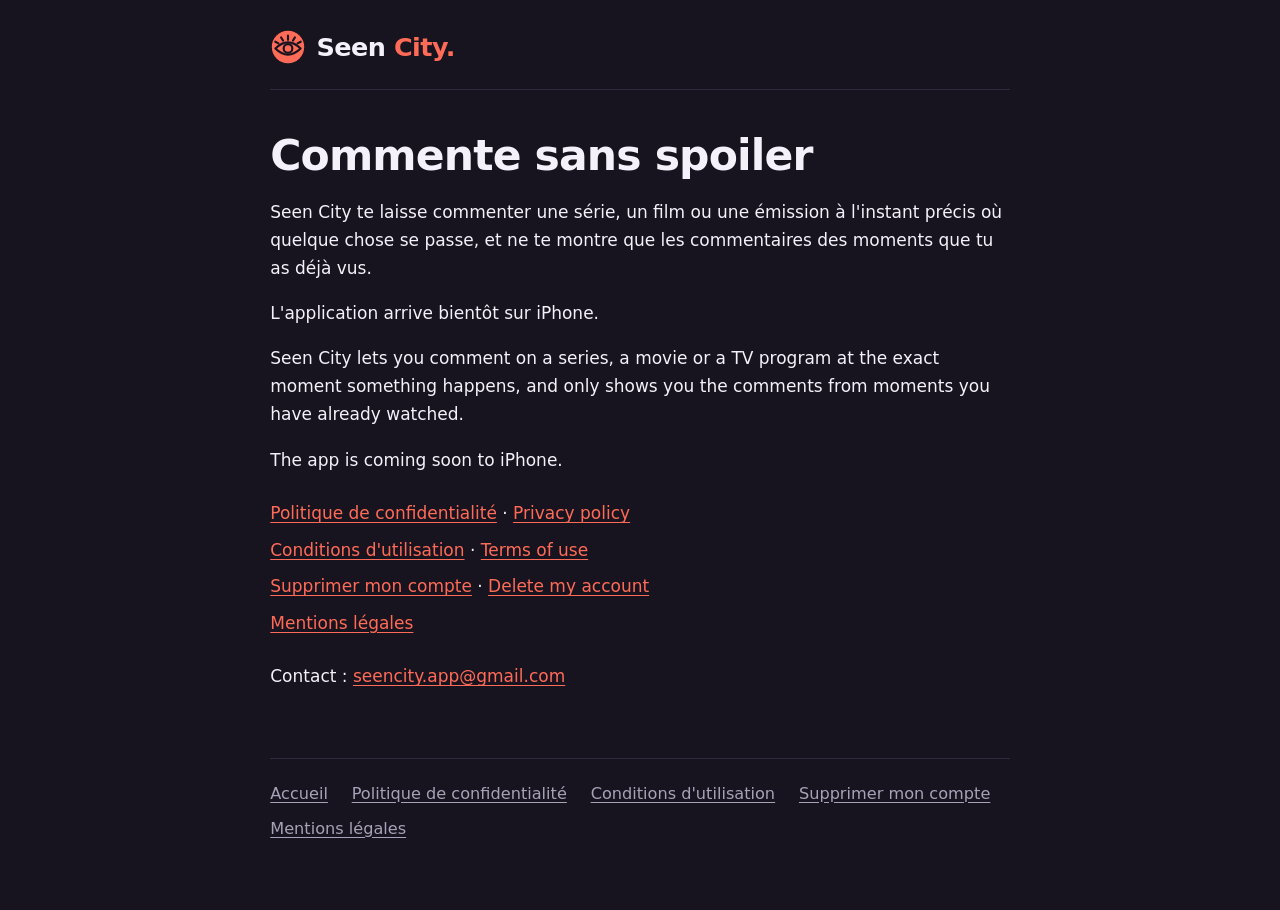
<file: index.html>
<!doctype html>
<html lang="fr">
<head>
<meta charset="utf-8">
<meta name="viewport" content="width=device-width, initial-scale=1">
<title>Seen City – commente sans spoiler</title>
<meta name="description" content="Commente une série, un film ou une émission à l'instant précis où ça se passe, sans spoiler.">
<meta name="theme-color" content="#17141F">
<link rel="icon" type="image/png" href="favicon.png">
<link rel="stylesheet" href="style.css">
</head>
<body>
<div class="page">
<header>
<a class="nom" href="index.html" aria-label="Seen City"><svg class="logo" viewBox="0 0 200 200" width="36" height="36" role="img" aria-label="Seen City"><circle cx="100" cy="100" r="90" fill="#FF6B57"/><g fill="none" stroke="#17141F" stroke-width="12" stroke-linecap="round" stroke-linejoin="round"><path d="M30 108 Q100 40 170 108 Q100 176 30 108 Z"/><circle cx="100" cy="108" r="24"/><path d="M100 60V36M127.6 63.9L138.2 47M72.4 63.9L61.8 47M153 79.8L170.6 70.5M47 79.8L29.4 70.5"/></g></svg><span class="mot">Seen<span class="corail"> City.</span></span></a>

</header>
<main>
<h1>Commente sans spoiler</h1>

<p>Seen City te laisse commenter une série, un film ou une émission à l'instant précis où quelque chose se passe, et ne te montre que les commentaires des moments que tu as déjà vus.</p>
<p>L'application arrive bientôt sur iPhone.</p><p lang="en">Seen City lets you comment on a series, a movie or a TV program at the exact moment something happens, and only shows you the comments from moments you have already watched.</p><p lang="en">The app is coming soon to iPhone.</p>
<ul class="liens">
<li><a href="confidentialite.html">Politique de confidentialité</a> · <a href="privacy.html" lang="en">Privacy policy</a></li>
<li><a href="conditions.html">Conditions d'utilisation</a> · <a href="terms.html" lang="en">Terms of use</a></li>
<li><a href="suppression-compte.html">Supprimer mon compte</a> · <a href="delete-account.html" lang="en">Delete my account</a></li>
<li><a href="mentions-legales.html">Mentions légales</a></li>
</ul>
<p>Contact : <a href="mailto:seencity.app@gmail.com">seencity.app@gmail.com</a></p>
</main>
<footer><a href="index.html">Accueil</a> <a href="confidentialite.html">Politique de confidentialité</a> <a href="conditions.html">Conditions d'utilisation</a> <a href="suppression-compte.html">Supprimer mon compte</a> <a href="mentions-legales.html">Mentions légales</a></footer>
</div>
</body>
</html>
</file>
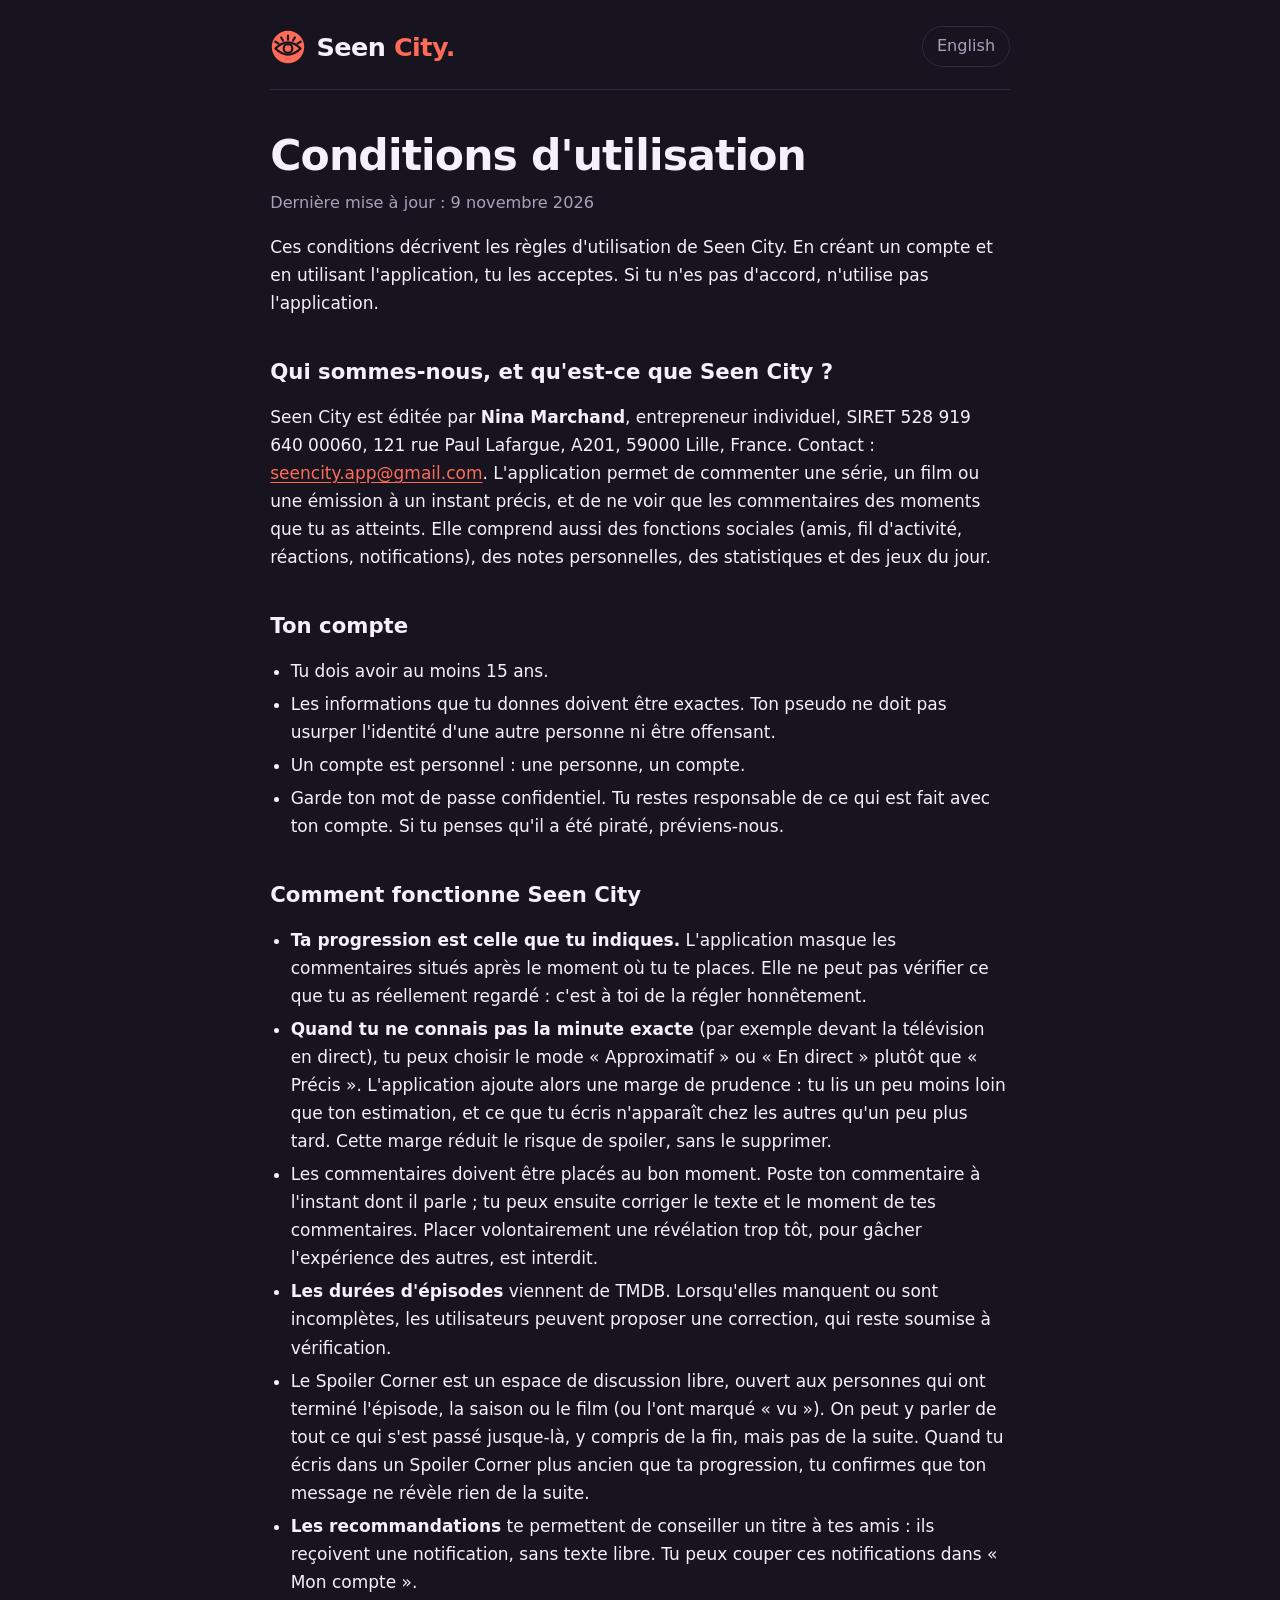
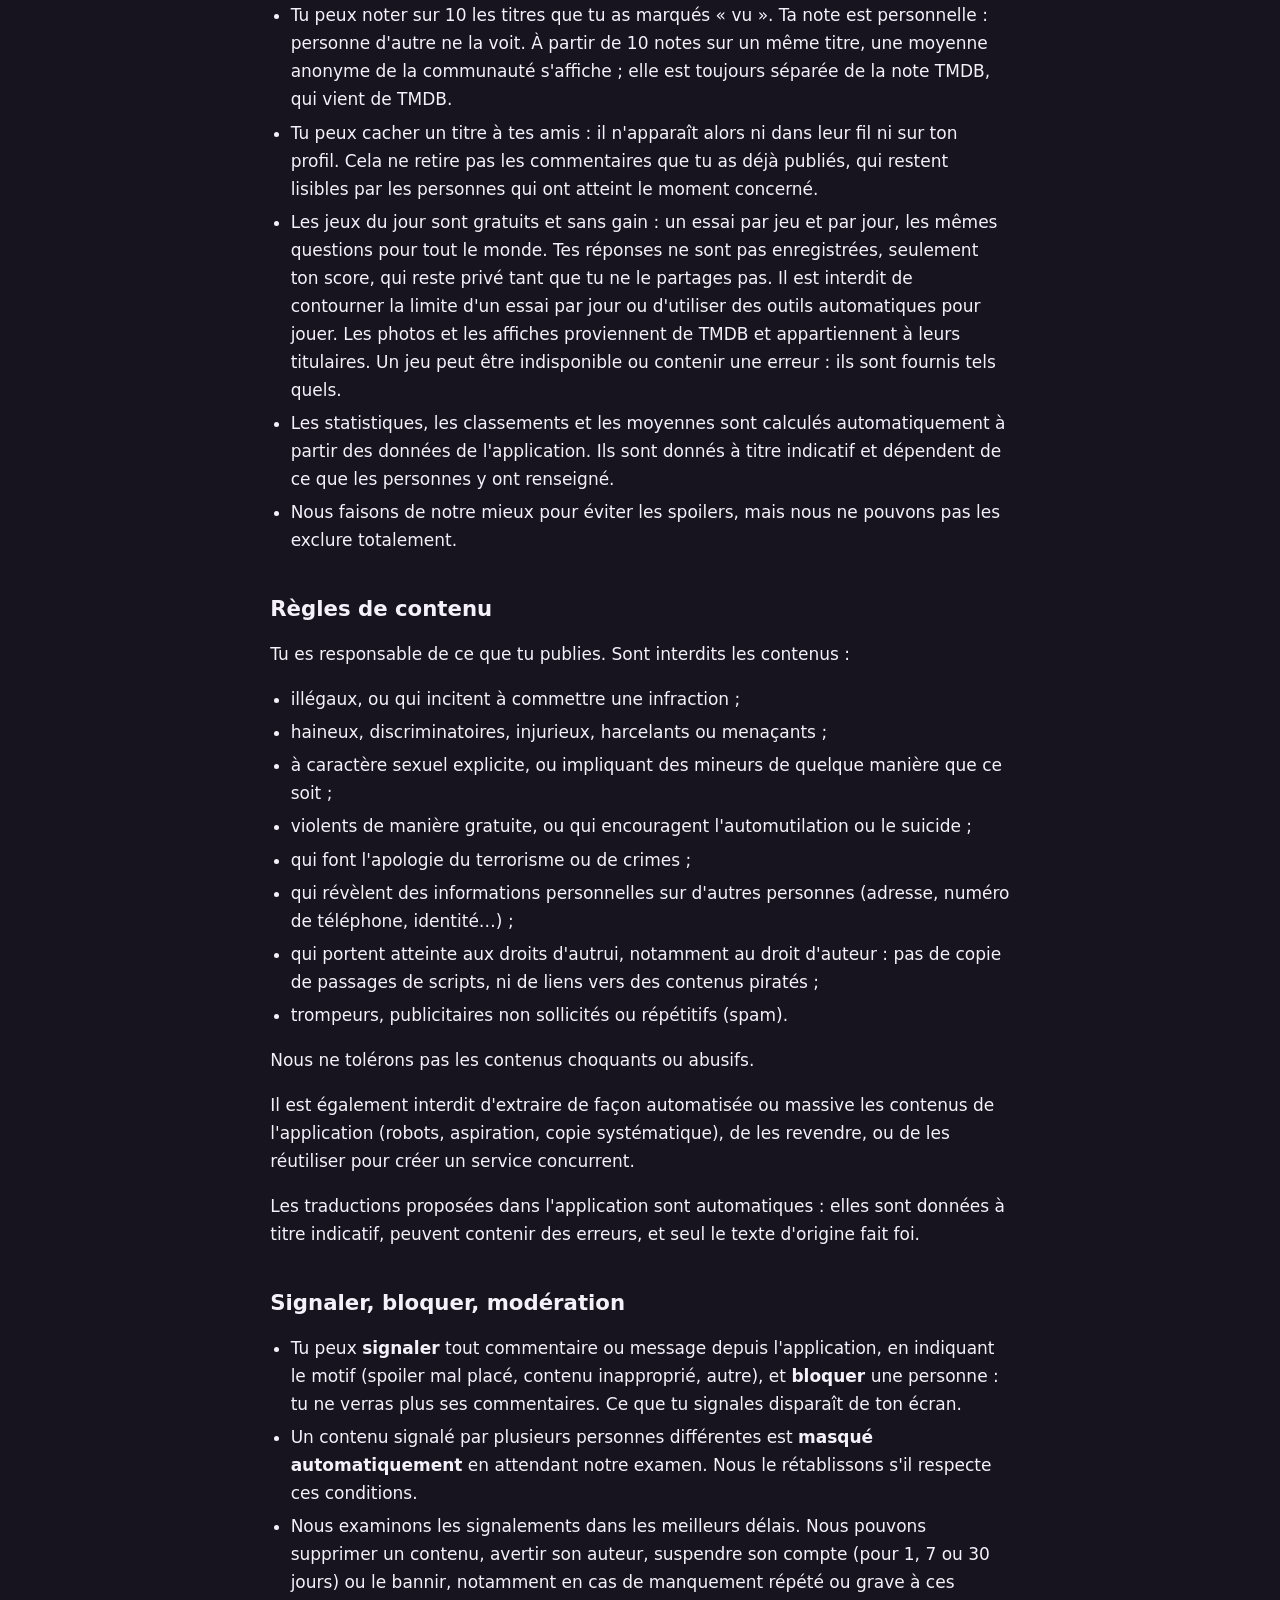
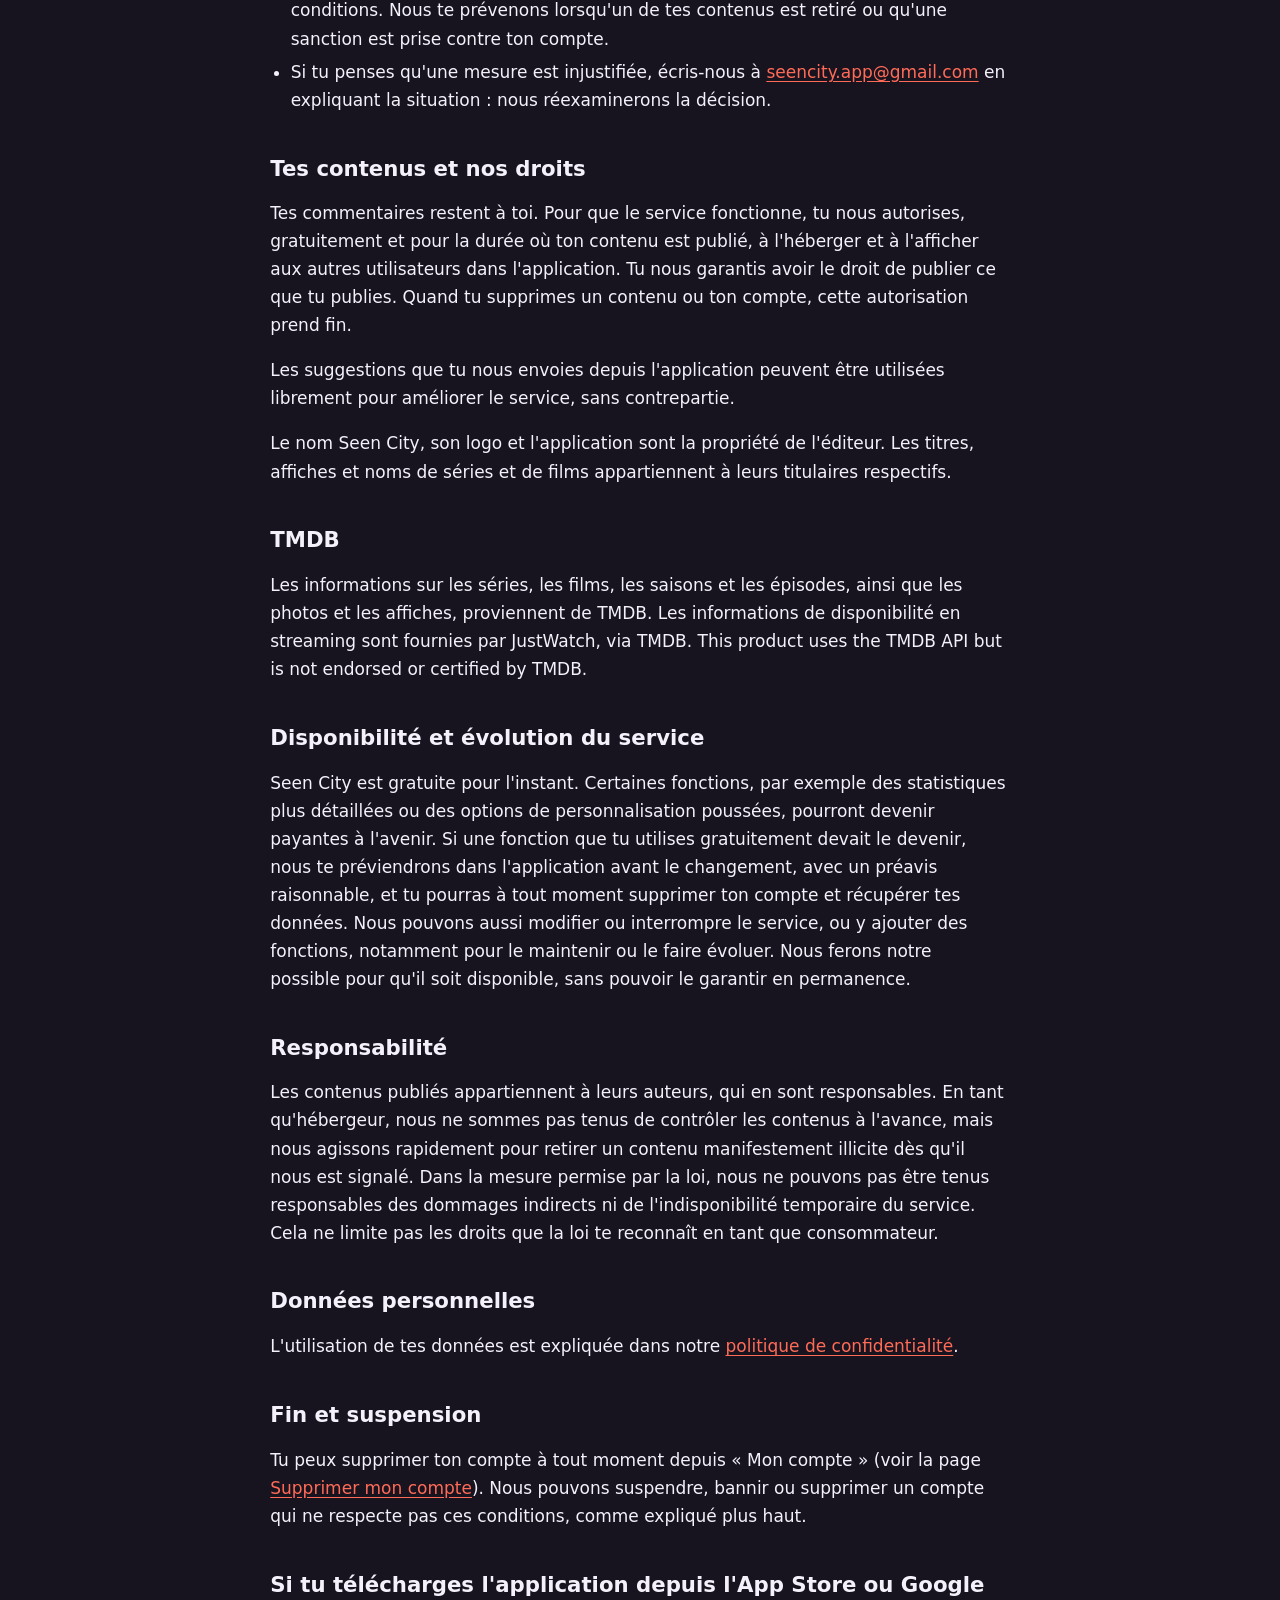
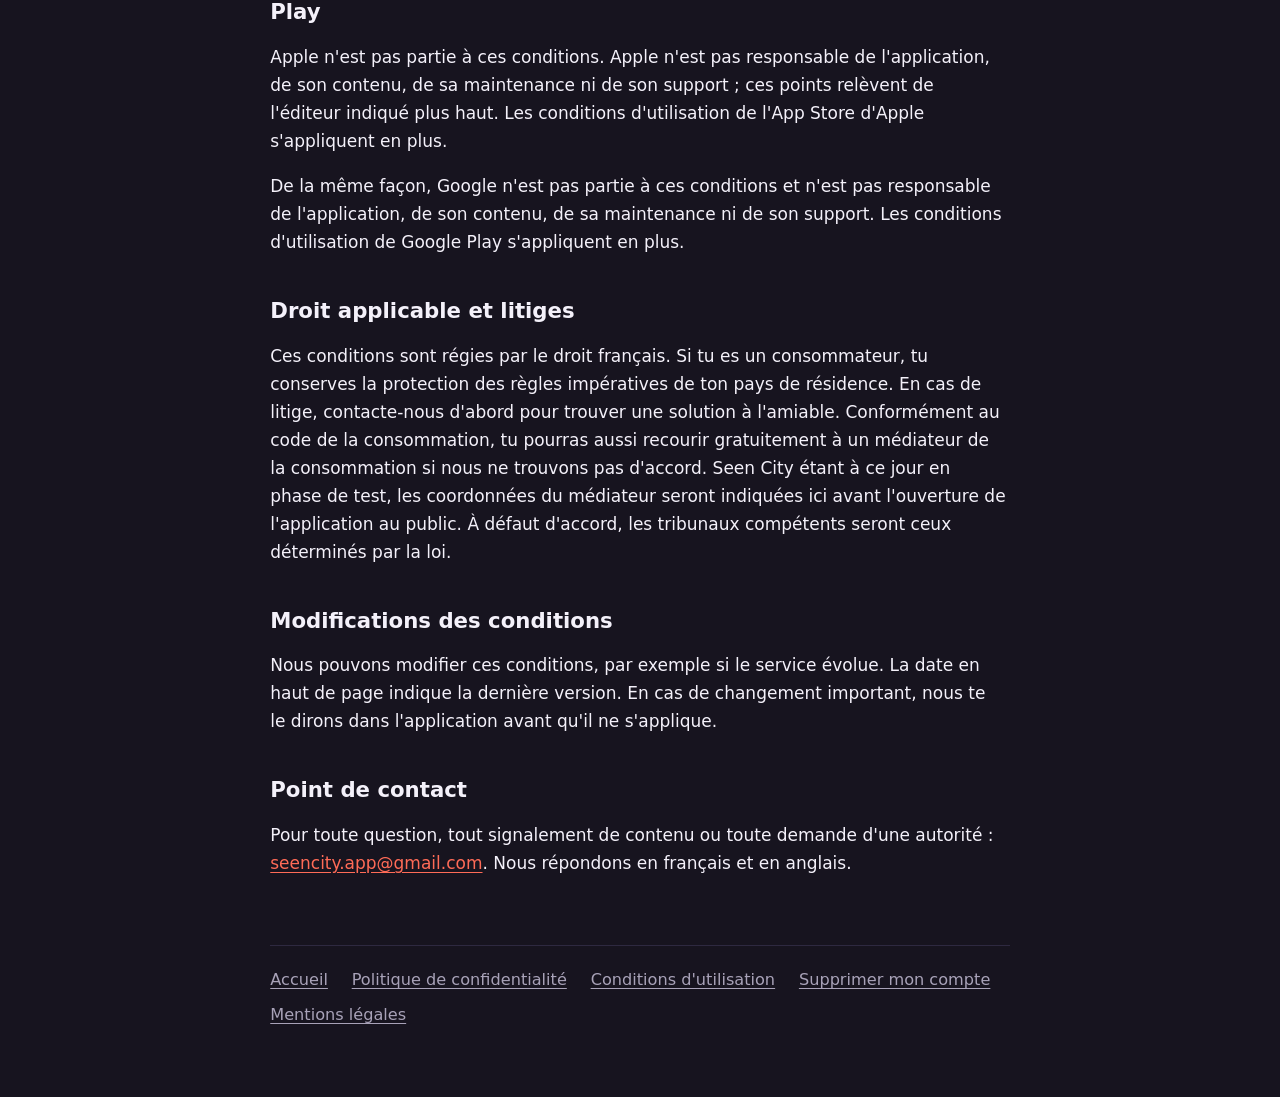
<file: conditions.html>
<!doctype html>
<html lang="fr">
<head>
<meta charset="utf-8">
<meta name="viewport" content="width=device-width, initial-scale=1">
<title>Conditions d'utilisation – Seen City</title>
<meta name="description" content="Les règles d'utilisation de Seen City.">
<meta name="theme-color" content="#17141F">
<link rel="icon" type="image/png" href="favicon.png">
<link rel="stylesheet" href="style.css">
</head>
<body>
<div class="page">
<header>
<a class="nom" href="index.html" aria-label="Seen City"><svg class="logo" viewBox="0 0 200 200" width="36" height="36" role="img" aria-label="Seen City"><circle cx="100" cy="100" r="90" fill="#FF6B57"/><g fill="none" stroke="#17141F" stroke-width="12" stroke-linecap="round" stroke-linejoin="round"><path d="M30 108 Q100 40 170 108 Q100 176 30 108 Z"/><circle cx="100" cy="108" r="24"/><path d="M100 60V36M127.6 63.9L138.2 47M72.4 63.9L61.8 47M153 79.8L170.6 70.5M47 79.8L29.4 70.5"/></g></svg><span class="mot">Seen<span class="corail"> City.</span></span></a>
<a class="langue" href="terms.html" hreflang="en" lang="en">English</a>
</header>
<main>
<h1>Conditions d'utilisation</h1>
<p class="maj">Dernière mise à jour : 9 novembre 2026</p>
<p>Ces conditions décrivent les règles d'utilisation de Seen City. En créant un compte et en utilisant l'application, tu les acceptes. Si tu n'es pas d'accord, n'utilise pas l'application.</p>
<h2>Qui sommes-nous, et qu'est-ce que Seen City ?</h2>
<p>Seen City est éditée par <strong>Nina Marchand</strong>, entrepreneur individuel, SIRET 528 919 640 00060, 121 rue Paul Lafargue, A201, 59000 Lille, France. Contact : <a href="mailto:seencity.app@gmail.com">seencity.app@gmail.com</a>. L'application permet de commenter une série, un film ou une émission à un instant précis, et de ne voir que les commentaires des moments que tu as atteints. Elle comprend aussi des fonctions sociales (amis, fil d'activité, réactions, notifications), des notes personnelles, des statistiques et des jeux du jour.</p>
<h2>Ton compte</h2>
<ul><li>Tu dois avoir au moins 15 ans.</li><li>Les informations que tu donnes doivent être exactes. Ton pseudo ne doit pas usurper l'identité d'une autre personne ni être offensant.</li><li>Un compte est personnel : une personne, un compte.</li><li>Garde ton mot de passe confidentiel. Tu restes responsable de ce qui est fait avec ton compte. Si tu penses qu'il a été piraté, préviens-nous.</li></ul>
<h2>Comment fonctionne Seen City</h2>
<ul><li><strong>Ta progression est celle que tu indiques.</strong> L'application masque les commentaires situés après le moment où tu te places. Elle ne peut pas vérifier ce que tu as réellement regardé : c'est à toi de la régler honnêtement.</li>
<li><strong>Quand tu ne connais pas la minute exacte</strong> (par exemple devant la télévision en direct), tu peux choisir le mode « Approximatif » ou « En direct » plutôt que « Précis ». L'application ajoute alors une marge de prudence : tu lis un peu moins loin que ton estimation, et ce que tu écris n'apparaît chez les autres qu'un peu plus tard. Cette marge réduit le risque de spoiler, sans le supprimer.</li><li>Les commentaires doivent être placés au bon moment. Poste ton commentaire à l'instant dont il parle ; tu peux ensuite corriger le texte et le moment de tes commentaires. Placer volontairement une révélation trop tôt, pour gâcher l'expérience des autres, est interdit.</li><li><strong>Les durées d'épisodes</strong> viennent de TMDB. Lorsqu'elles manquent ou sont incomplètes, les utilisateurs peuvent proposer une correction, qui reste soumise à vérification.</li><li>Le Spoiler Corner est un espace de discussion libre, ouvert aux personnes qui ont terminé l'épisode, la saison ou le film (ou l'ont marqué « vu »). On peut y parler de tout ce qui s'est passé jusque-là, y compris de la fin, mais pas de la suite. Quand tu écris dans un Spoiler Corner plus ancien que ta progression, tu confirmes que ton message ne révèle rien de la suite.</li><li><strong>Les recommandations</strong> te permettent de conseiller un titre à tes amis : ils reçoivent une notification, sans texte libre. Tu peux couper ces notifications dans « Mon compte ».</li>
<li>Tu peux noter sur 10 les titres que tu as marqués « vu ». Ta note est personnelle : personne d'autre ne la voit. À partir de 10 notes sur un même titre, une moyenne anonyme de la communauté s'affiche ; elle est toujours séparée de la note TMDB, qui vient de TMDB.</li>
<li>Tu peux cacher un titre à tes amis : il n'apparaît alors ni dans leur fil ni sur ton profil. Cela ne retire pas les commentaires que tu as déjà publiés, qui restent lisibles par les personnes qui ont atteint le moment concerné.</li>
<li>Les jeux du jour sont gratuits et sans gain : un essai par jeu et par jour, les mêmes questions pour tout le monde. Tes réponses ne sont pas enregistrées, seulement ton score, qui reste privé tant que tu ne le partages pas. Il est interdit de contourner la limite d'un essai par jour ou d'utiliser des outils automatiques pour jouer. Les photos et les affiches proviennent de TMDB et appartiennent à leurs titulaires. Un jeu peut être indisponible ou contenir une erreur : ils sont fournis tels quels.</li>
<li>Les statistiques, les classements et les moyennes sont calculés automatiquement à partir des données de l'application. Ils sont donnés à titre indicatif et dépendent de ce que les personnes y ont renseigné.</li><li>Nous faisons de notre mieux pour éviter les spoilers, mais nous ne pouvons pas les exclure totalement.</li></ul>
<h2>Règles de contenu</h2>
<p>Tu es responsable de ce que tu publies. Sont interdits les contenus :</p>
<ul><li>illégaux, ou qui incitent à commettre une infraction ;</li><li>haineux, discriminatoires, injurieux, harcelants ou menaçants ;</li><li>à caractère sexuel explicite, ou impliquant des mineurs de quelque manière que ce soit ;</li><li>violents de manière gratuite, ou qui encouragent l'automutilation ou le suicide ;</li><li>qui font l'apologie du terrorisme ou de crimes ;</li><li>qui révèlent des informations personnelles sur d'autres personnes (adresse, numéro de téléphone, identité…) ;</li><li>qui portent atteinte aux droits d'autrui, notamment au droit d'auteur : pas de copie de passages de scripts, ni de liens vers des contenus piratés ;</li><li>trompeurs, publicitaires non sollicités ou répétitifs (spam).</li></ul>
<p>Nous ne tolérons pas les contenus choquants ou abusifs.</p><p>Il est également interdit d'extraire de façon automatisée ou massive les contenus de l'application (robots, aspiration, copie systématique), de les revendre, ou de les réutiliser pour créer un service concurrent.</p><p>Les traductions proposées dans l'application sont automatiques : elles sont données à titre indicatif, peuvent contenir des erreurs, et seul le texte d'origine fait foi.</p>
<h2>Signaler, bloquer, modération</h2>
<ul><li>Tu peux <strong>signaler</strong> tout commentaire ou message depuis l'application, en indiquant le motif (spoiler mal placé, contenu inapproprié, autre), et <strong>bloquer</strong> une personne : tu ne verras plus ses commentaires. Ce que tu signales disparaît de ton écran.</li><li>Un contenu signalé par plusieurs personnes différentes est <strong>masqué automatiquement</strong> en attendant notre examen. Nous le rétablissons s'il respecte ces conditions.</li><li>Nous examinons les signalements dans les meilleurs délais. Nous pouvons supprimer un contenu, avertir son auteur, suspendre son compte (pour 1, 7 ou 30 jours) ou le bannir, notamment en cas de manquement répété ou grave à ces conditions. Nous te prévenons lorsqu'un de tes contenus est retiré ou qu'une sanction est prise contre ton compte.</li><li>Si tu penses qu'une mesure est injustifiée, écris-nous à <a href="mailto:seencity.app@gmail.com">seencity.app@gmail.com</a> en expliquant la situation : nous réexaminerons la décision.</li></ul>
<h2>Tes contenus et nos droits</h2>
<p>Tes commentaires restent à toi. Pour que le service fonctionne, tu nous autorises, gratuitement et pour la durée où ton contenu est publié, à l'héberger et à l'afficher aux autres utilisateurs dans l'application. Tu nous garantis avoir le droit de publier ce que tu publies. Quand tu supprimes un contenu ou ton compte, cette autorisation prend fin.</p><p>Les suggestions que tu nous envoies depuis l'application peuvent être utilisées librement pour améliorer le service, sans contrepartie.</p>
<p>Le nom Seen City, son logo et l'application sont la propriété de l'éditeur. Les titres, affiches et noms de séries et de films appartiennent à leurs titulaires respectifs.</p>
<h2>TMDB</h2>
<p>Les informations sur les séries, les films, les saisons et les épisodes, ainsi que les photos et les affiches, proviennent de TMDB. Les informations de disponibilité en streaming sont fournies par JustWatch, via TMDB. This product uses the TMDB API but is not endorsed or certified by TMDB.</p>
<h2>Disponibilité et évolution du service</h2>
<p>Seen City est gratuite pour l'instant. Certaines fonctions, par exemple des statistiques plus détaillées ou des options de personnalisation poussées, pourront devenir payantes à l'avenir. Si une fonction que tu utilises gratuitement devait le devenir, nous te préviendrons dans l'application avant le changement, avec un préavis raisonnable, et tu pourras à tout moment supprimer ton compte et récupérer tes données. Nous pouvons aussi modifier ou interrompre le service, ou y ajouter des fonctions, notamment pour le maintenir ou le faire évoluer. Nous ferons notre possible pour qu'il soit disponible, sans pouvoir le garantir en permanence.</p>
<h2>Responsabilité</h2>
<p>Les contenus publiés appartiennent à leurs auteurs, qui en sont responsables. En tant qu'hébergeur, nous ne sommes pas tenus de contrôler les contenus à l'avance, mais nous agissons rapidement pour retirer un contenu manifestement illicite dès qu'il nous est signalé. Dans la mesure permise par la loi, nous ne pouvons pas être tenus responsables des dommages indirects ni de l'indisponibilité temporaire du service. Cela ne limite pas les droits que la loi te reconnaît en tant que consommateur.</p>
<h2>Données personnelles</h2>
<p>L'utilisation de tes données est expliquée dans notre <a href="confidentialite.html">politique de confidentialité</a>.</p>
<h2>Fin et suspension</h2>
<p>Tu peux supprimer ton compte à tout moment depuis « Mon compte » (voir la page <a href="suppression-compte.html">Supprimer mon compte</a>). Nous pouvons suspendre, bannir ou supprimer un compte qui ne respecte pas ces conditions, comme expliqué plus haut.</p>
<h2>Si tu télécharges l'application depuis l'App Store ou Google Play</h2>
<p>Apple n'est pas partie à ces conditions. Apple n'est pas responsable de l'application, de son contenu, de sa maintenance ni de son support ; ces points relèvent de l'éditeur indiqué plus haut. Les conditions d'utilisation de l'App Store d'Apple s'appliquent en plus.</p>
<p>De la même façon, Google n'est pas partie à ces conditions et n'est pas responsable de l'application, de son contenu, de sa maintenance ni de son support. Les conditions d'utilisation de Google Play s'appliquent en plus.</p>
<h2>Droit applicable et litiges</h2>
<p>Ces conditions sont régies par le droit français. Si tu es un consommateur, tu conserves la protection des règles impératives de ton pays de résidence. En cas de litige, contacte-nous d'abord pour trouver une solution à l'amiable. Conformément au code de la consommation, tu pourras aussi recourir gratuitement à un médiateur de la consommation si nous ne trouvons pas d'accord. Seen City étant à ce jour en phase de test, les coordonnées du médiateur seront indiquées ici avant l'ouverture de l'application au public. À défaut d'accord, les tribunaux compétents seront ceux déterminés par la loi.</p>
<h2>Modifications des conditions</h2>
<p>Nous pouvons modifier ces conditions, par exemple si le service évolue. La date en haut de page indique la dernière version. En cas de changement important, nous te le dirons dans l'application avant qu'il ne s'applique.</p>
<h2>Point de contact</h2>
<p>Pour toute question, tout signalement de contenu ou toute demande d'une autorité : <a href="mailto:seencity.app@gmail.com">seencity.app@gmail.com</a>. Nous répondons en français et en anglais.</p>
</main>
<footer><a href="index.html">Accueil</a> <a href="confidentialite.html">Politique de confidentialité</a> <a href="conditions.html">Conditions d'utilisation</a> <a href="suppression-compte.html">Supprimer mon compte</a> <a href="mentions-legales.html">Mentions légales</a></footer>
</div>
</body>
</html>
</file>
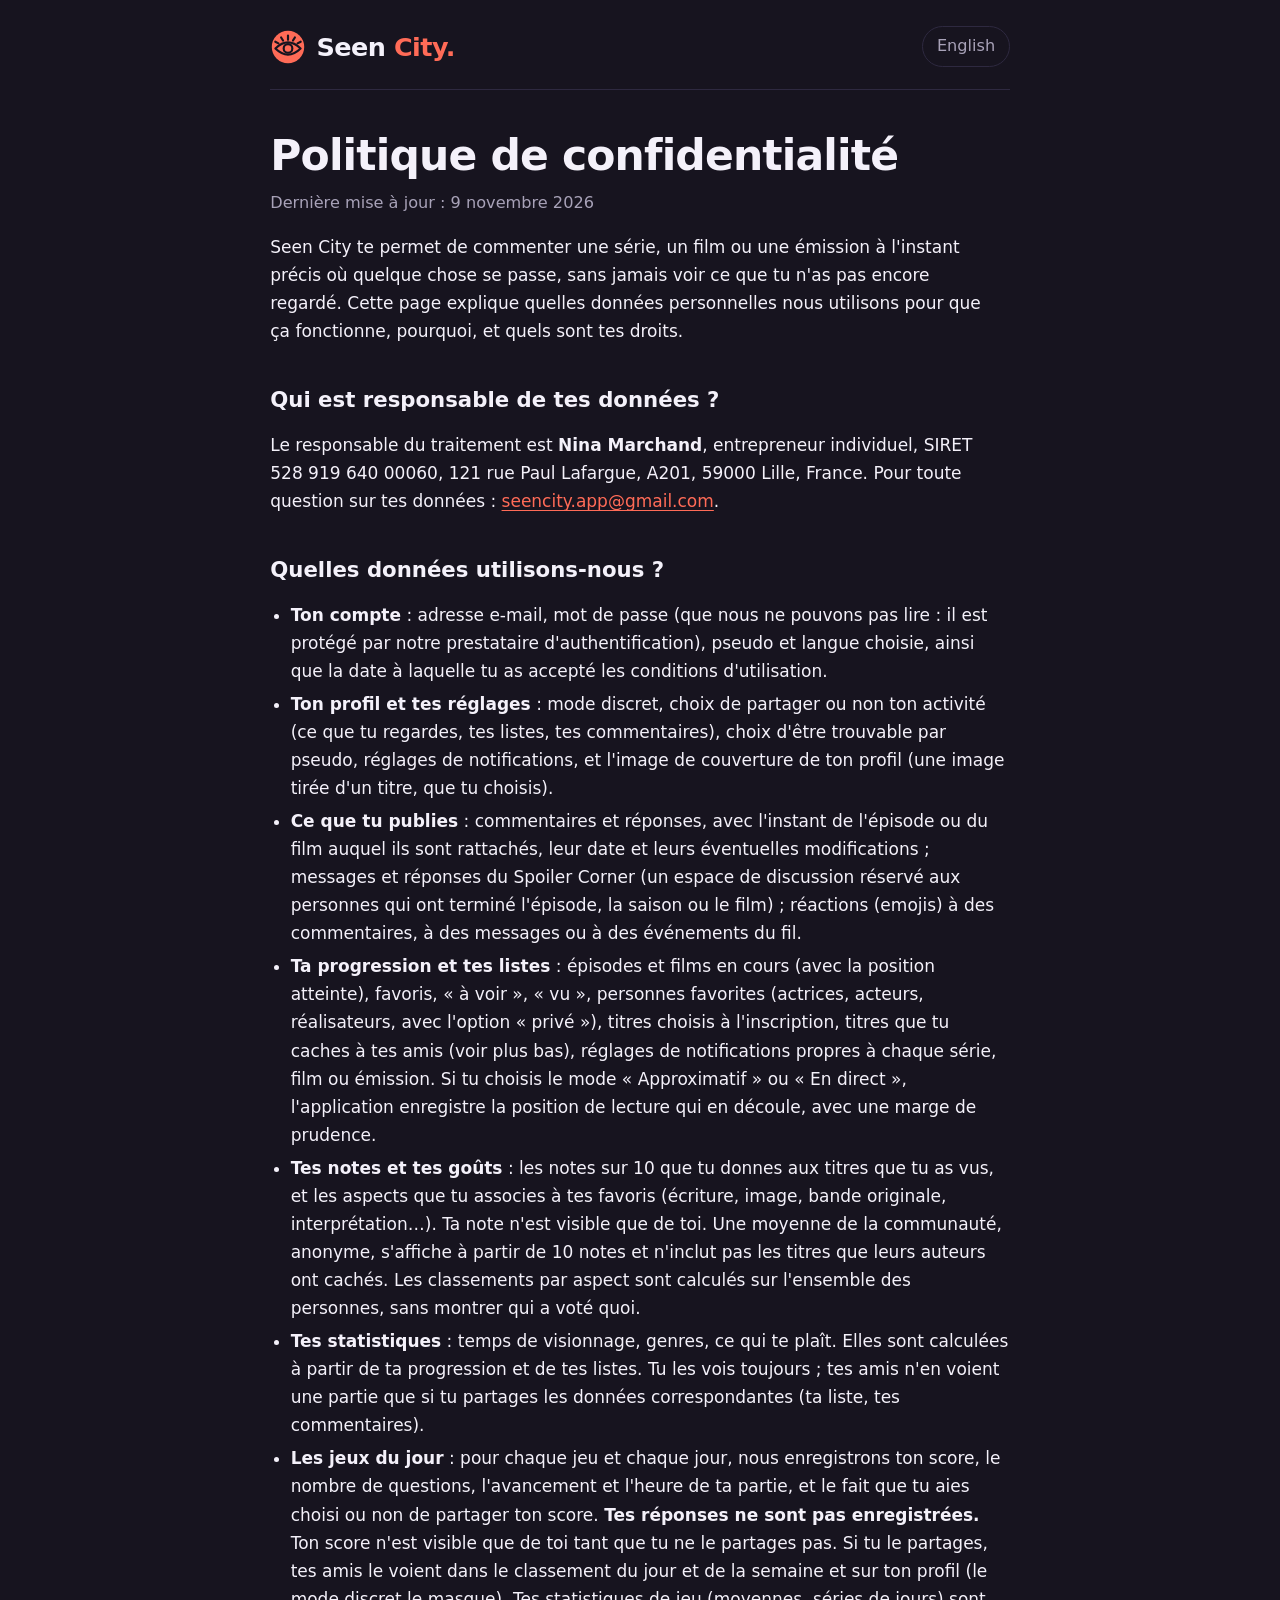
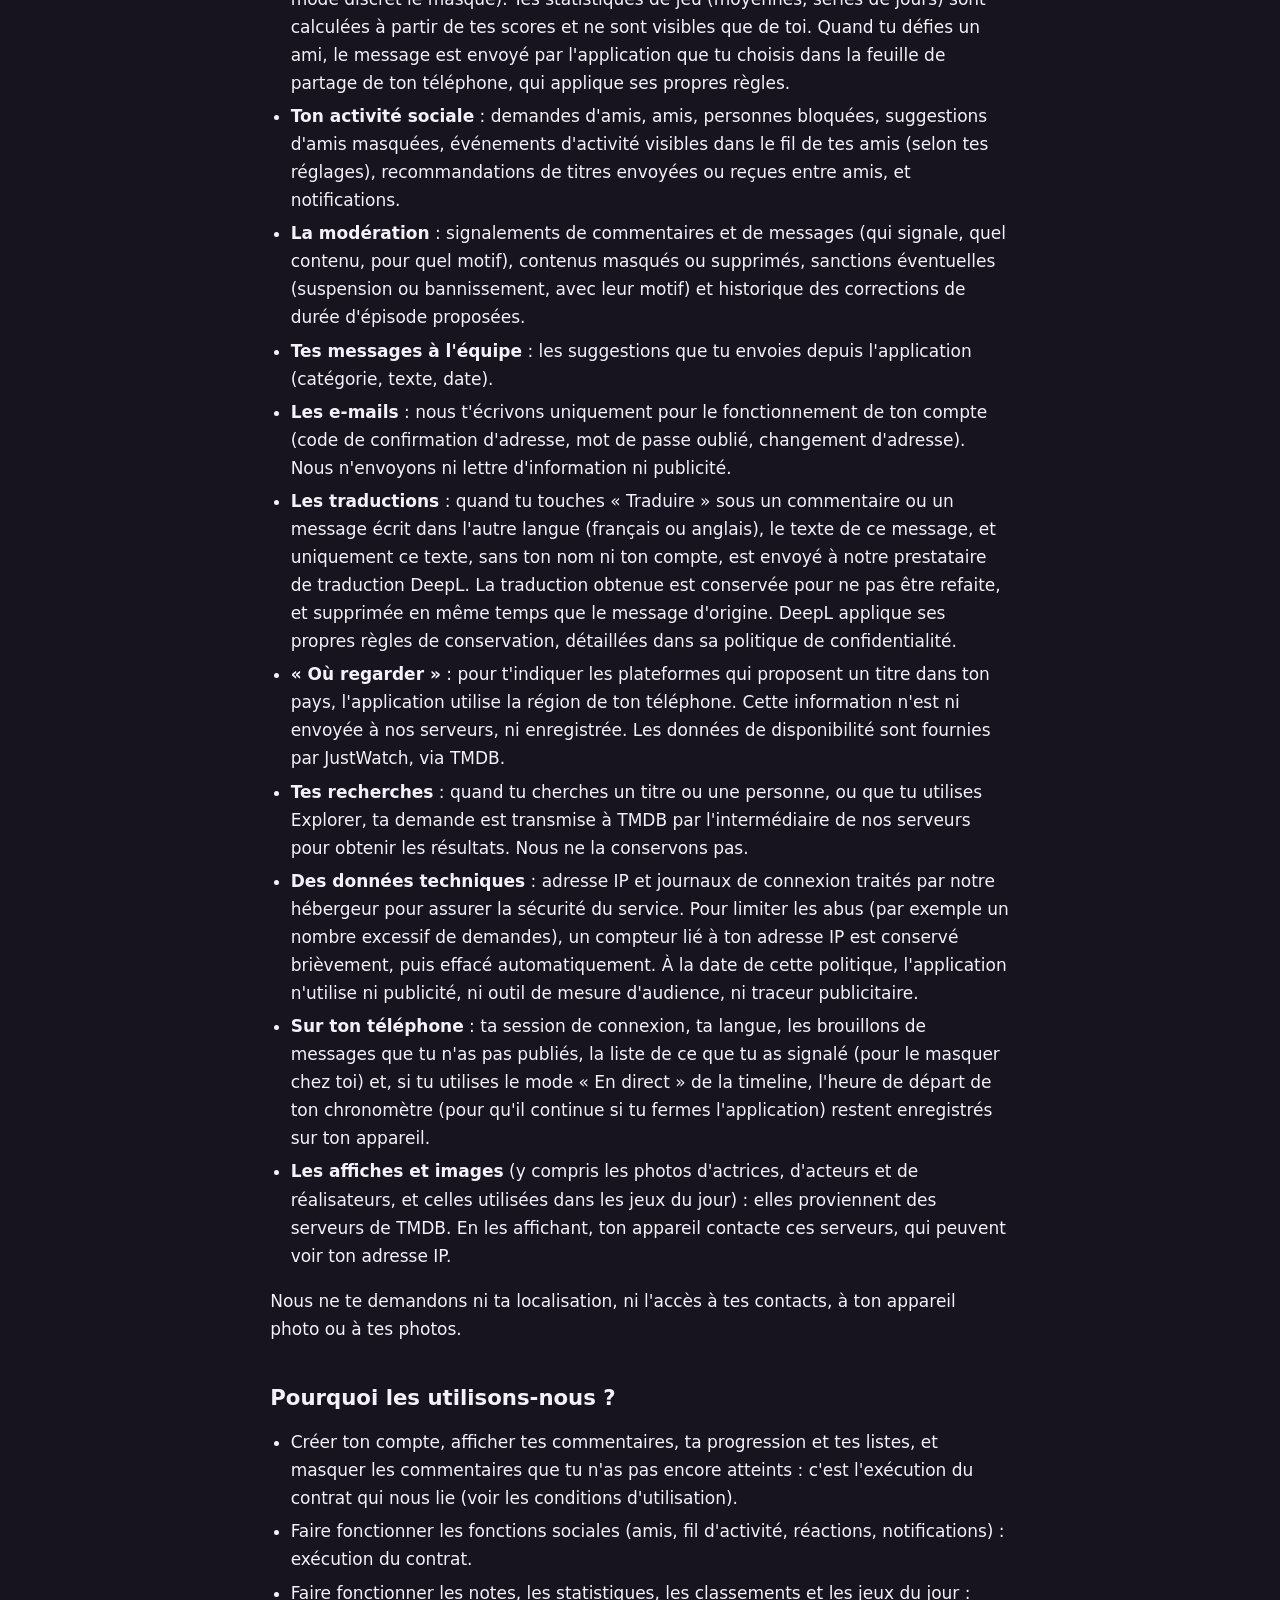
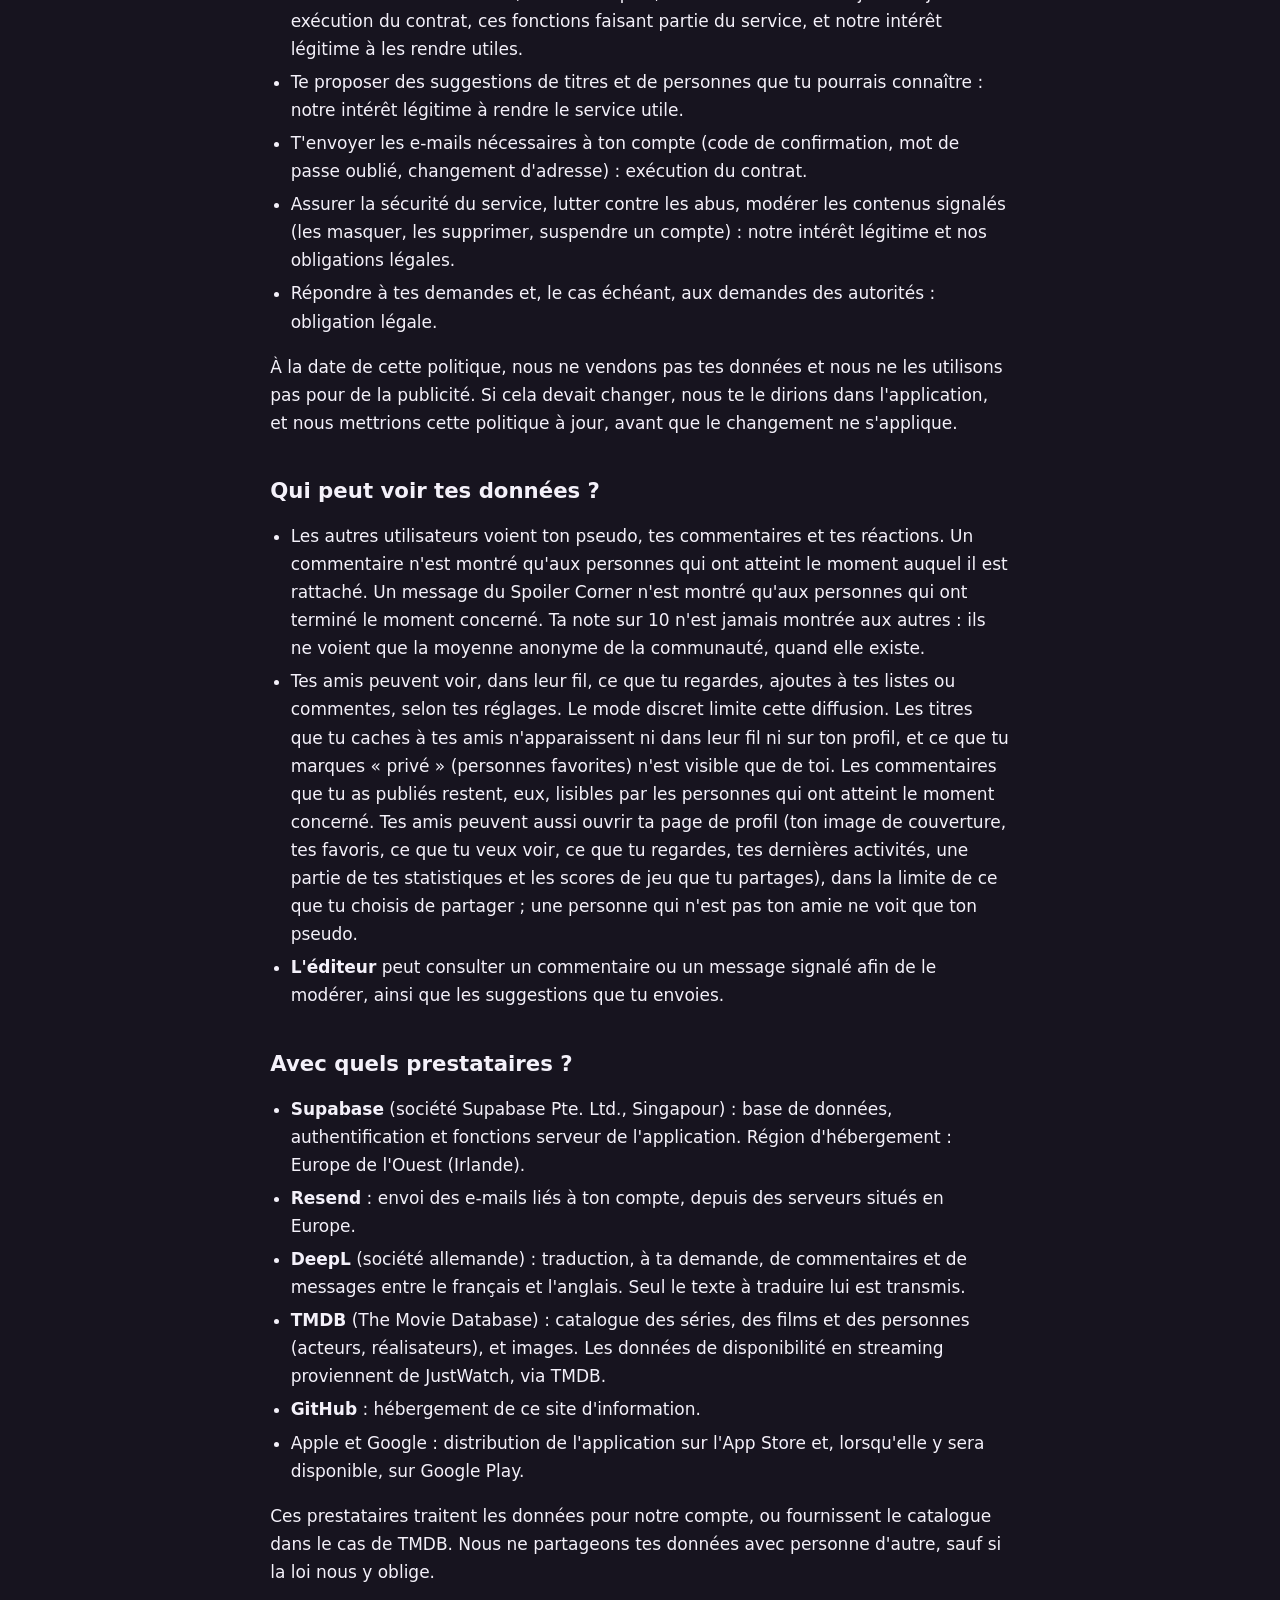
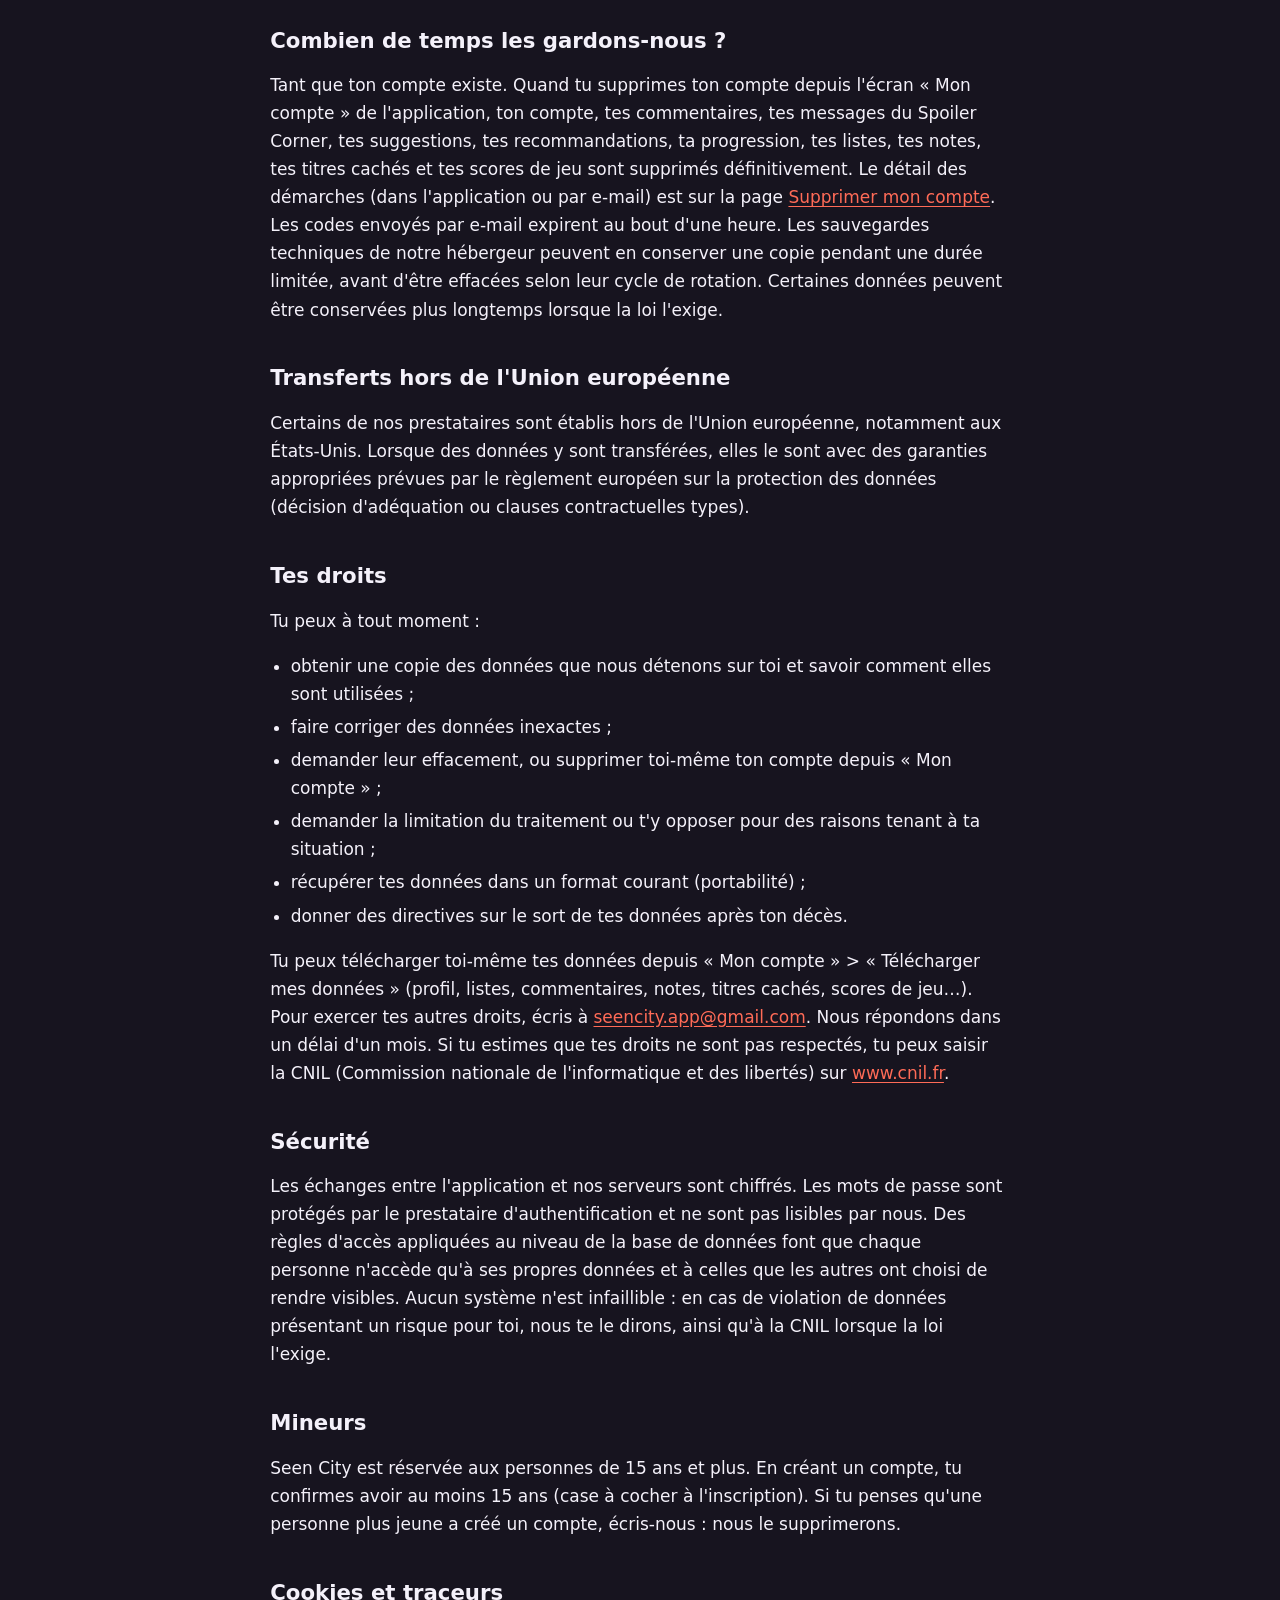
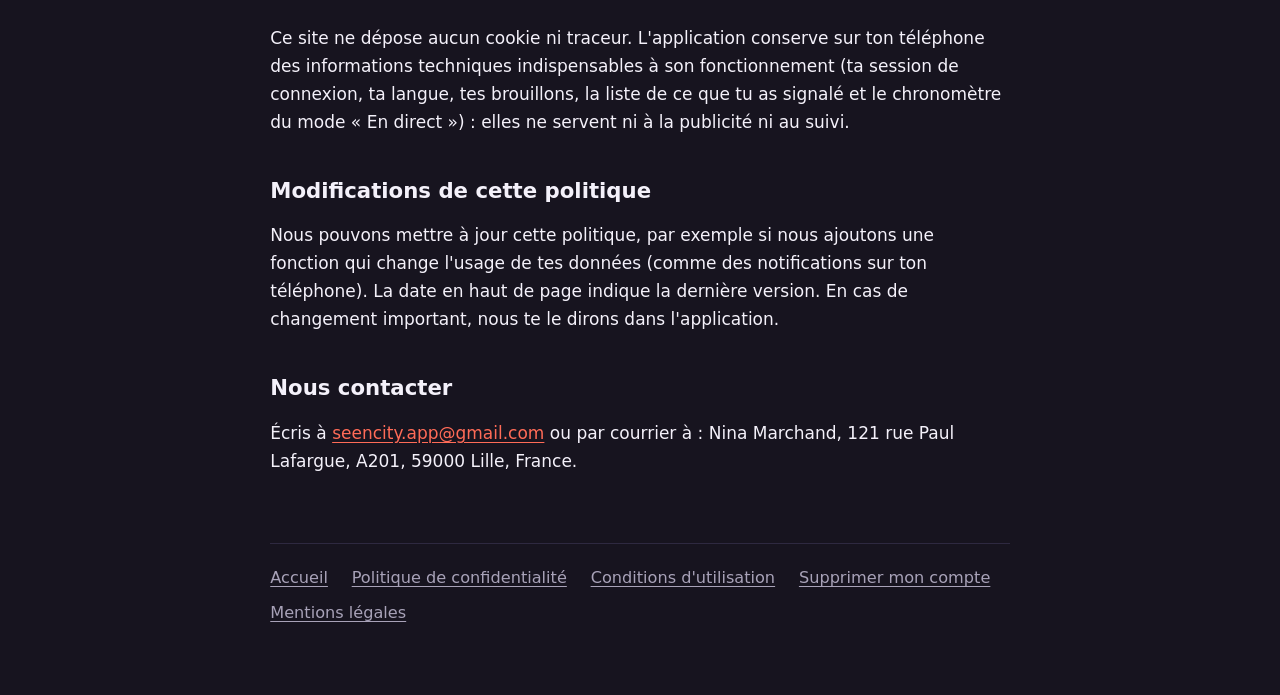
<file: confidentialite.html>
<!doctype html>
<html lang="fr">
<head>
<meta charset="utf-8">
<meta name="viewport" content="width=device-width, initial-scale=1">
<title>Politique de confidentialité – Seen City</title>
<meta name="description" content="Quelles données Seen City utilise, pourquoi, et quels sont tes droits.">
<meta name="theme-color" content="#17141F">
<link rel="icon" type="image/png" href="favicon.png">
<link rel="stylesheet" href="style.css">
</head>
<body>
<div class="page">
<header>
<a class="nom" href="index.html" aria-label="Seen City"><svg class="logo" viewBox="0 0 200 200" width="36" height="36" role="img" aria-label="Seen City"><circle cx="100" cy="100" r="90" fill="#FF6B57"/><g fill="none" stroke="#17141F" stroke-width="12" stroke-linecap="round" stroke-linejoin="round"><path d="M30 108 Q100 40 170 108 Q100 176 30 108 Z"/><circle cx="100" cy="108" r="24"/><path d="M100 60V36M127.6 63.9L138.2 47M72.4 63.9L61.8 47M153 79.8L170.6 70.5M47 79.8L29.4 70.5"/></g></svg><span class="mot">Seen<span class="corail"> City.</span></span></a>
<a class="langue" href="privacy.html" hreflang="en" lang="en">English</a>
</header>
<main>
<h1>Politique de confidentialité</h1>
<p class="maj">Dernière mise à jour : 9 novembre 2026</p>
<p>Seen City te permet de commenter une série, un film ou une émission à l'instant précis où quelque chose se passe, sans jamais voir ce que tu n'as pas encore regardé. Cette page explique quelles données personnelles nous utilisons pour que ça fonctionne, pourquoi, et quels sont tes droits.</p>
<h2>Qui est responsable de tes données ?</h2>
<p>Le responsable du traitement est <strong>Nina Marchand</strong>, entrepreneur individuel, SIRET 528 919 640 00060, 121 rue Paul Lafargue, A201, 59000 Lille, France. Pour toute question sur tes données : <a href="mailto:seencity.app@gmail.com">seencity.app@gmail.com</a>.</p>
<h2>Quelles données utilisons-nous ?</h2>
<ul><li><strong>Ton compte</strong> : adresse e-mail, mot de passe (que nous ne pouvons pas lire : il est protégé par notre prestataire d'authentification), pseudo et langue choisie, ainsi que la date à laquelle tu as accepté les conditions d'utilisation.</li><li><strong>Ton profil et tes réglages</strong> : mode discret, choix de partager ou non ton activité (ce que tu regardes, tes listes, tes commentaires), choix d'être trouvable par pseudo, réglages de notifications, et l'image de couverture de ton profil (une image tirée d'un titre, que tu choisis).</li><li><strong>Ce que tu publies</strong> : commentaires et réponses, avec l'instant de l'épisode ou du film auquel ils sont rattachés, leur date et leurs éventuelles modifications ; messages et réponses du Spoiler Corner (un espace de discussion réservé aux personnes qui ont terminé l'épisode, la saison ou le film) ; réactions (emojis) à des commentaires, à des messages ou à des événements du fil.</li><li><strong>Ta progression et tes listes</strong> : épisodes et films en cours (avec la position atteinte), favoris, « à voir », « vu », personnes favorites (actrices, acteurs, réalisateurs, avec l'option « privé »), titres choisis à l'inscription, titres que tu caches à tes amis (voir plus bas), réglages de notifications propres à chaque série, film ou émission. Si tu choisis le mode « Approximatif » ou « En direct », l'application enregistre la position de lecture qui en découle, avec une marge de prudence.</li>
<li><strong>Tes notes et tes goûts</strong> : les notes sur 10 que tu donnes aux titres que tu as vus, et les aspects que tu associes à tes favoris (écriture, image, bande originale, interprétation…). Ta note n'est visible que de toi. Une moyenne de la communauté, anonyme, s'affiche à partir de 10 notes et n'inclut pas les titres que leurs auteurs ont cachés. Les classements par aspect sont calculés sur l'ensemble des personnes, sans montrer qui a voté quoi.</li>
<li><strong>Tes statistiques</strong> : temps de visionnage, genres, ce qui te plaît. Elles sont calculées à partir de ta progression et de tes listes. Tu les vois toujours ; tes amis n'en voient une partie que si tu partages les données correspondantes (ta liste, tes commentaires).</li>
<li><strong>Les jeux du jour</strong> : pour chaque jeu et chaque jour, nous enregistrons ton score, le nombre de questions, l'avancement et l'heure de ta partie, et le fait que tu aies choisi ou non de partager ton score. <strong>Tes réponses ne sont pas enregistrées.</strong> Ton score n'est visible que de toi tant que tu ne le partages pas. Si tu le partages, tes amis le voient dans le classement du jour et de la semaine et sur ton profil (le mode discret le masque). Tes statistiques de jeu (moyennes, séries de jours) sont calculées à partir de tes scores et ne sont visibles que de toi. Quand tu défies un ami, le message est envoyé par l'application que tu choisis dans la feuille de partage de ton téléphone, qui applique ses propres règles.</li><li><strong>Ton activité sociale</strong> : demandes d'amis, amis, personnes bloquées, suggestions d'amis masquées, événements d'activité visibles dans le fil de tes amis (selon tes réglages), recommandations de titres envoyées ou reçues entre amis, et notifications.</li><li><strong>La modération</strong> : signalements de commentaires et de messages (qui signale, quel contenu, pour quel motif), contenus masqués ou supprimés, sanctions éventuelles (suspension ou bannissement, avec leur motif) et historique des corrections de durée d'épisode proposées.</li><li><strong>Tes messages à l'équipe</strong> : les suggestions que tu envoies depuis l'application (catégorie, texte, date).</li><li><strong>Les e-mails</strong> : nous t'écrivons uniquement pour le fonctionnement de ton compte (code de confirmation d'adresse, mot de passe oublié, changement d'adresse). Nous n'envoyons ni lettre d'information ni publicité.</li><li><strong>Les traductions</strong> : quand tu touches « Traduire » sous un commentaire ou un message écrit dans l'autre langue (français ou anglais), le texte de ce message, et uniquement ce texte, sans ton nom ni ton compte, est envoyé à notre prestataire de traduction DeepL. La traduction obtenue est conservée pour ne pas être refaite, et supprimée en même temps que le message d'origine. DeepL applique ses propres règles de conservation, détaillées dans sa politique de confidentialité.</li><li><strong>« Où regarder »</strong> : pour t'indiquer les plateformes qui proposent un titre dans ton pays, l'application utilise la région de ton téléphone. Cette information n'est ni envoyée à nos serveurs, ni enregistrée. Les données de disponibilité sont fournies par JustWatch, via TMDB.</li>
<li><strong>Tes recherches</strong> : quand tu cherches un titre ou une personne, ou que tu utilises Explorer, ta demande est transmise à TMDB par l'intermédiaire de nos serveurs pour obtenir les résultats. Nous ne la conservons pas.</li><li><strong>Des données techniques</strong> : adresse IP et journaux de connexion traités par notre hébergeur pour assurer la sécurité du service. Pour limiter les abus (par exemple un nombre excessif de demandes), un compteur lié à ton adresse IP est conservé brièvement, puis effacé automatiquement. À la date de cette politique, l'application n'utilise ni publicité, ni outil de mesure d'audience, ni traceur publicitaire.</li><li><strong>Sur ton téléphone</strong> : ta session de connexion, ta langue, les brouillons de messages que tu n'as pas publiés, la liste de ce que tu as signalé (pour le masquer chez toi) et, si tu utilises le mode « En direct » de la timeline, l'heure de départ de ton chronomètre (pour qu'il continue si tu fermes l'application) restent enregistrés sur ton appareil.</li><li><strong>Les affiches et images</strong> (y compris les photos d'actrices, d'acteurs et de réalisateurs, et celles utilisées dans les jeux du jour) : elles proviennent des serveurs de TMDB. En les affichant, ton appareil contacte ces serveurs, qui peuvent voir ton adresse IP.</li></ul>
<p>Nous ne te demandons ni ta localisation, ni l'accès à tes contacts, à ton appareil photo ou à tes photos.</p>
<h2>Pourquoi les utilisons-nous ?</h2>
<ul><li>Créer ton compte, afficher tes commentaires, ta progression et tes listes, et masquer les commentaires que tu n'as pas encore atteints : c'est l'exécution du contrat qui nous lie (voir les conditions d'utilisation).</li><li>Faire fonctionner les fonctions sociales (amis, fil d'activité, réactions, notifications) : exécution du contrat.</li>
<li>Faire fonctionner les notes, les statistiques, les classements et les jeux du jour : exécution du contrat, ces fonctions faisant partie du service, et notre intérêt légitime à les rendre utiles.</li><li>Te proposer des suggestions de titres et de personnes que tu pourrais connaître : notre intérêt légitime à rendre le service utile.</li><li>T'envoyer les e-mails nécessaires à ton compte (code de confirmation, mot de passe oublié, changement d'adresse) : exécution du contrat.</li><li>Assurer la sécurité du service, lutter contre les abus, modérer les contenus signalés (les masquer, les supprimer, suspendre un compte) : notre intérêt légitime et nos obligations légales.</li><li>Répondre à tes demandes et, le cas échéant, aux demandes des autorités : obligation légale.</li></ul>
<p>À la date de cette politique, nous ne vendons pas tes données et nous ne les utilisons pas pour de la publicité. Si cela devait changer, nous te le dirions dans l'application, et nous mettrions cette politique à jour, avant que le changement ne s'applique.</p>
<h2>Qui peut voir tes données ?</h2>
<ul><li>Les autres utilisateurs voient ton pseudo, tes commentaires et tes réactions. Un commentaire n'est montré qu'aux personnes qui ont atteint le moment auquel il est rattaché. Un message du Spoiler Corner n'est montré qu'aux personnes qui ont terminé le moment concerné. Ta note sur 10 n'est jamais montrée aux autres : ils ne voient que la moyenne anonyme de la communauté, quand elle existe.</li><li>Tes amis peuvent voir, dans leur fil, ce que tu regardes, ajoutes à tes listes ou commentes, selon tes réglages. Le mode discret limite cette diffusion. Les titres que tu caches à tes amis n'apparaissent ni dans leur fil ni sur ton profil, et ce que tu marques « privé » (personnes favorites) n'est visible que de toi. Les commentaires que tu as publiés restent, eux, lisibles par les personnes qui ont atteint le moment concerné. Tes amis peuvent aussi ouvrir ta page de profil (ton image de couverture, tes favoris, ce que tu veux voir, ce que tu regardes, tes dernières activités, une partie de tes statistiques et les scores de jeu que tu partages), dans la limite de ce que tu choisis de partager ; une personne qui n'est pas ton amie ne voit que ton pseudo.</li><li><strong>L'éditeur</strong> peut consulter un commentaire ou un message signalé afin de le modérer, ainsi que les suggestions que tu envoies.</li></ul>
<h2>Avec quels prestataires ?</h2>
<ul><li><strong>Supabase</strong> (société Supabase Pte. Ltd., Singapour) : base de données, authentification et fonctions serveur de l'application. Région d'hébergement : Europe de l'Ouest (Irlande).</li><li><strong>Resend</strong> : envoi des e-mails liés à ton compte, depuis des serveurs situés en Europe.</li><li><strong>DeepL</strong> (société allemande) : traduction, à ta demande, de commentaires et de messages entre le français et l'anglais. Seul le texte à traduire lui est transmis.</li><li><strong>TMDB</strong> (The Movie Database) : catalogue des séries, des films et des personnes (acteurs, réalisateurs), et images. Les données de disponibilité en streaming proviennent de JustWatch, via TMDB.</li><li><strong>GitHub</strong> : hébergement de ce site d'information.</li><li>Apple et Google : distribution de l'application sur l'App Store et, lorsqu'elle y sera disponible, sur Google Play.</li></ul>
<p>Ces prestataires traitent les données pour notre compte, ou fournissent le catalogue dans le cas de TMDB. Nous ne partageons tes données avec personne d'autre, sauf si la loi nous y oblige.</p>
<h2>Combien de temps les gardons-nous ?</h2>
<p>Tant que ton compte existe. Quand tu supprimes ton compte depuis l'écran « Mon compte » de l'application, ton compte, tes commentaires, tes messages du Spoiler Corner, tes suggestions, tes recommandations, ta progression, tes listes, tes notes, tes titres cachés et tes scores de jeu sont supprimés définitivement. Le détail des démarches (dans l'application ou par e-mail) est sur la page <a href="suppression-compte.html">Supprimer mon compte</a>. Les codes envoyés par e-mail expirent au bout d'une heure. Les sauvegardes techniques de notre hébergeur peuvent en conserver une copie pendant une durée limitée, avant d'être effacées selon leur cycle de rotation. Certaines données peuvent être conservées plus longtemps lorsque la loi l'exige.</p>
<h2>Transferts hors de l'Union européenne</h2>
<p>Certains de nos prestataires sont établis hors de l'Union européenne, notamment aux États-Unis. Lorsque des données y sont transférées, elles le sont avec des garanties appropriées prévues par le règlement européen sur la protection des données (décision d'adéquation ou clauses contractuelles types).</p>
<h2>Tes droits</h2>
<p>Tu peux à tout moment :</p>
<ul><li>obtenir une copie des données que nous détenons sur toi et savoir comment elles sont utilisées ;</li><li>faire corriger des données inexactes ;</li><li>demander leur effacement, ou supprimer toi-même ton compte depuis « Mon compte » ;</li><li>demander la limitation du traitement ou t'y opposer pour des raisons tenant à ta situation ;</li><li>récupérer tes données dans un format courant (portabilité) ;</li><li>donner des directives sur le sort de tes données après ton décès.</li></ul>
<p>Tu peux télécharger toi-même tes données depuis « Mon compte » &gt; « Télécharger mes données » (profil, listes, commentaires, notes, titres cachés, scores de jeu…). Pour exercer tes autres droits, écris à <a href="mailto:seencity.app@gmail.com">seencity.app@gmail.com</a>. Nous répondons dans un délai d'un mois. Si tu estimes que tes droits ne sont pas respectés, tu peux saisir la CNIL (Commission nationale de l'informatique et des libertés) sur <a href="https://www.cnil.fr">www.cnil.fr</a>.</p>
<h2>Sécurité</h2>
<p>Les échanges entre l'application et nos serveurs sont chiffrés. Les mots de passe sont protégés par le prestataire d'authentification et ne sont pas lisibles par nous. Des règles d'accès appliquées au niveau de la base de données font que chaque personne n'accède qu'à ses propres données et à celles que les autres ont choisi de rendre visibles. Aucun système n'est infaillible : en cas de violation de données présentant un risque pour toi, nous te le dirons, ainsi qu'à la CNIL lorsque la loi l'exige.</p>
<h2>Mineurs</h2>
<p>Seen City est réservée aux personnes de 15 ans et plus. En créant un compte, tu confirmes avoir au moins 15 ans (case à cocher à l'inscription). Si tu penses qu'une personne plus jeune a créé un compte, écris-nous : nous le supprimerons.</p>
<h2>Cookies et traceurs</h2>
<p>Ce site ne dépose aucun cookie ni traceur. L'application conserve sur ton téléphone des informations techniques indispensables à son fonctionnement (ta session de connexion, ta langue, tes brouillons, la liste de ce que tu as signalé et le chronomètre du mode « En direct ») : elles ne servent ni à la publicité ni au suivi.</p>
<h2>Modifications de cette politique</h2>
<p>Nous pouvons mettre à jour cette politique, par exemple si nous ajoutons une fonction qui change l'usage de tes données (comme des notifications sur ton téléphone). La date en haut de page indique la dernière version. En cas de changement important, nous te le dirons dans l'application.</p>
<h2>Nous contacter</h2>
<p>Écris à <a href="mailto:seencity.app@gmail.com">seencity.app@gmail.com</a> ou par courrier à : Nina Marchand, 121 rue Paul Lafargue, A201, 59000 Lille, France.</p>
</main>
<footer><a href="index.html">Accueil</a> <a href="confidentialite.html">Politique de confidentialité</a> <a href="conditions.html">Conditions d'utilisation</a> <a href="suppression-compte.html">Supprimer mon compte</a> <a href="mentions-legales.html">Mentions légales</a></footer>
</div>
</body>
</html>
</file>
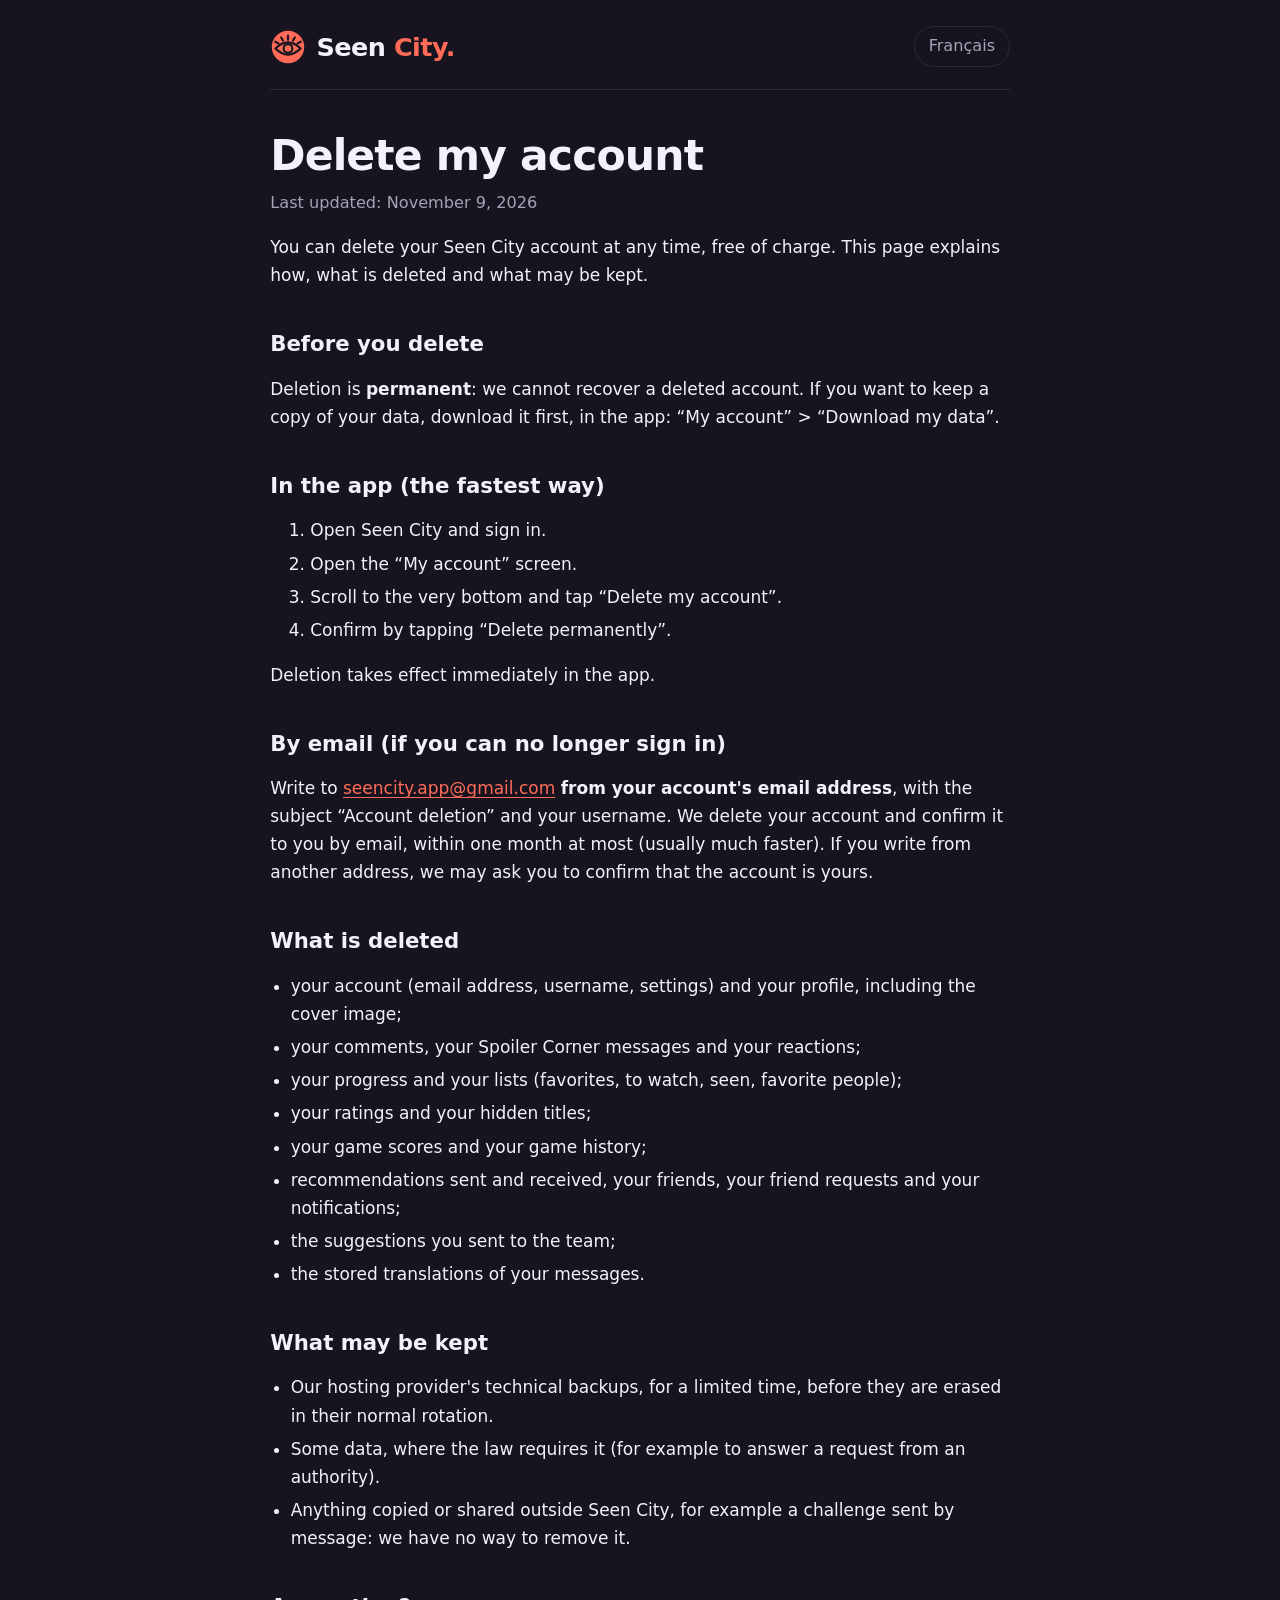
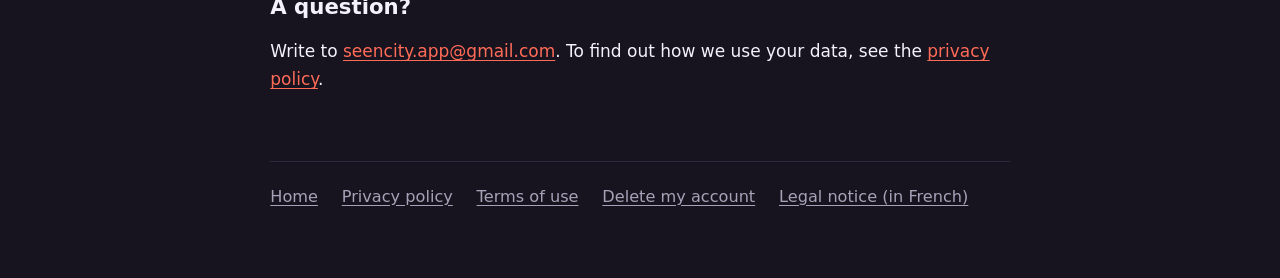
<file: delete-account.html>
<!doctype html>
<html lang="en">
<head>
<meta charset="utf-8">
<meta name="viewport" content="width=device-width, initial-scale=1">
<title>Delete my account – Seen City</title>
<meta name="description" content="How to delete your Seen City account and your data, in the app or by email.">
<meta name="theme-color" content="#17141F">
<link rel="icon" type="image/png" href="favicon.png">
<link rel="stylesheet" href="style.css">
</head>
<body>
<div class="page">
<header>
<a class="nom" href="index.html" aria-label="Seen City"><svg class="logo" viewBox="0 0 200 200" width="36" height="36" role="img" aria-label="Seen City"><circle cx="100" cy="100" r="90" fill="#FF6B57"/><g fill="none" stroke="#17141F" stroke-width="12" stroke-linecap="round" stroke-linejoin="round"><path d="M30 108 Q100 40 170 108 Q100 176 30 108 Z"/><circle cx="100" cy="108" r="24"/><path d="M100 60V36M127.6 63.9L138.2 47M72.4 63.9L61.8 47M153 79.8L170.6 70.5M47 79.8L29.4 70.5"/></g></svg><span class="mot">Seen<span class="corail"> City.</span></span></a>
<a class="langue" href="suppression-compte.html" hreflang="fr" lang="fr">Français</a>
</header>
<main>
<h1>Delete my account</h1>
<p class="maj">Last updated: November 9, 2026</p>
<p>You can delete your Seen City account at any time, free of charge. This page explains how, what is deleted and what may be kept.</p>
<h2>Before you delete</h2>
<p>Deletion is <strong>permanent</strong>: we cannot recover a deleted account. If you want to keep a copy of your data, download it first, in the app: “My account” &gt; “Download my data”.</p>
<h2>In the app (the fastest way)</h2>
<ol>
<li>Open Seen City and sign in.</li>
<li>Open the “My account” screen.</li>
<li>Scroll to the very bottom and tap “Delete my account”.</li>
<li>Confirm by tapping “Delete permanently”.</li>
</ol>
<p>Deletion takes effect immediately in the app.</p>
<h2>By email (if you can no longer sign in)</h2>
<p>Write to <a href="mailto:seencity.app@gmail.com">seencity.app@gmail.com</a> <strong>from your account's email address</strong>, with the subject “Account deletion” and your username. We delete your account and confirm it to you by email, within one month at most (usually much faster). If you write from another address, we may ask you to confirm that the account is yours.</p>
<h2>What is deleted</h2>
<ul>
<li>your account (email address, username, settings) and your profile, including the cover image;</li>
<li>your comments, your Spoiler Corner messages and your reactions;</li>
<li>your progress and your lists (favorites, to watch, seen, favorite people);</li>
<li>your ratings and your hidden titles;</li>
<li>your game scores and your game history;</li>
<li>recommendations sent and received, your friends, your friend requests and your notifications;</li>
<li>the suggestions you sent to the team;</li>
<li>the stored translations of your messages.</li>
</ul>
<h2>What may be kept</h2>
<ul>
<li>Our hosting provider's technical backups, for a limited time, before they are erased in their normal rotation.</li>
<li>Some data, where the law requires it (for example to answer a request from an authority).</li>
<li>Anything copied or shared outside Seen City, for example a challenge sent by message: we have no way to remove it.</li>
</ul>
<h2>A question?</h2>
<p>Write to <a href="mailto:seencity.app@gmail.com">seencity.app@gmail.com</a>. To find out how we use your data, see the <a href="privacy.html">privacy policy</a>.</p>
</main>
<footer><a href="index.html">Home</a> <a href="privacy.html">Privacy policy</a> <a href="terms.html">Terms of use</a> <a href="delete-account.html">Delete my account</a> <a href="mentions-legales.html">Legal notice (in French)</a></footer>
</div>
</body>
</html>
</file>
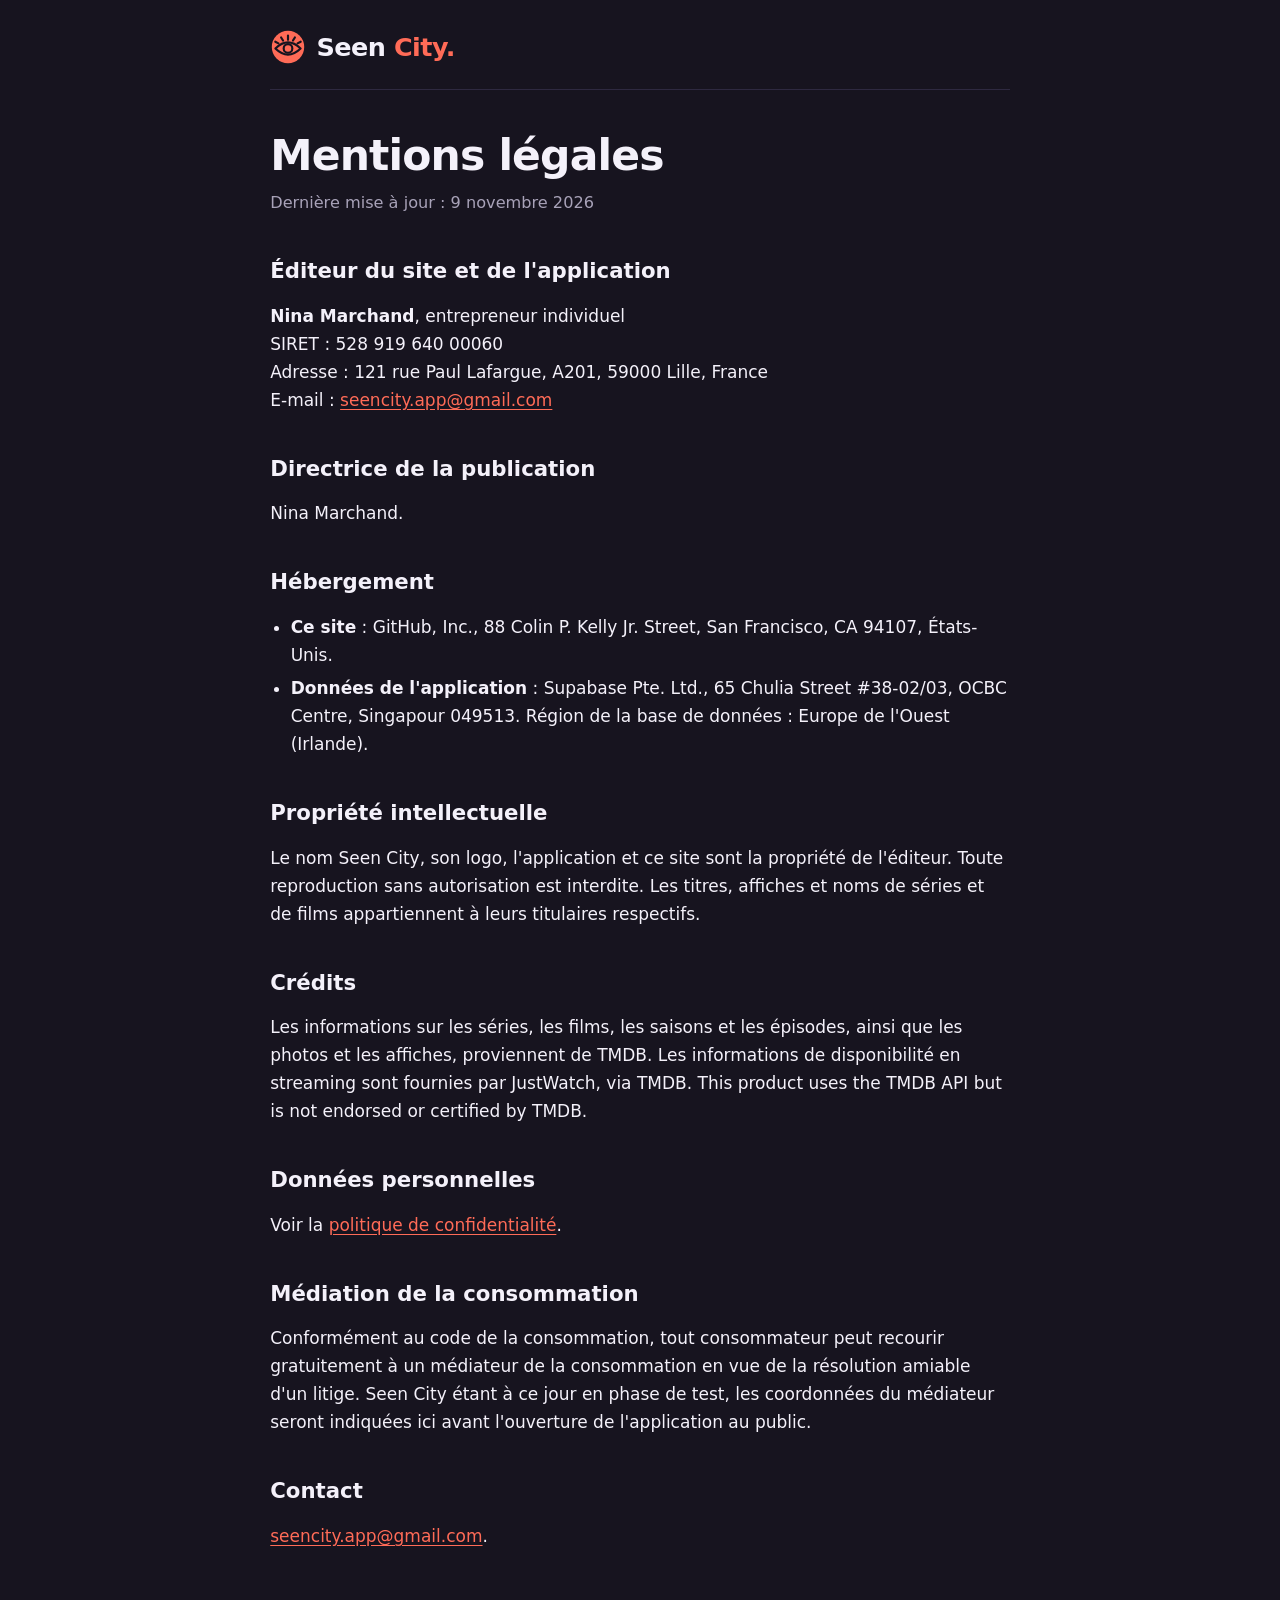
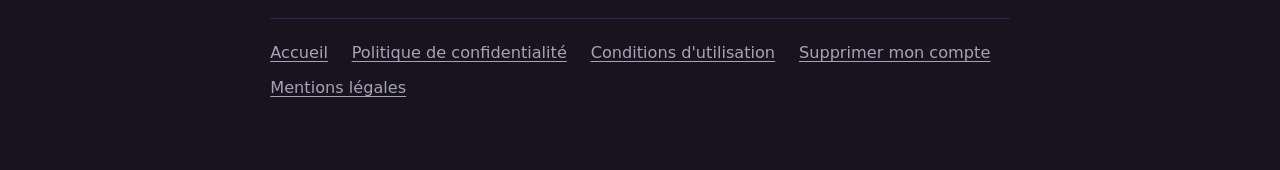
<file: mentions-legales.html>
<!doctype html>
<html lang="fr">
<head>
<meta charset="utf-8">
<meta name="viewport" content="width=device-width, initial-scale=1">
<title>Mentions légales – Seen City</title>
<meta name="description" content="Éditeur, hébergement et crédits de Seen City.">
<meta name="theme-color" content="#17141F">
<link rel="icon" type="image/png" href="favicon.png">
<link rel="stylesheet" href="style.css">
</head>
<body>
<div class="page">
<header>
<a class="nom" href="index.html" aria-label="Seen City"><svg class="logo" viewBox="0 0 200 200" width="36" height="36" role="img" aria-label="Seen City"><circle cx="100" cy="100" r="90" fill="#FF6B57"/><g fill="none" stroke="#17141F" stroke-width="12" stroke-linecap="round" stroke-linejoin="round"><path d="M30 108 Q100 40 170 108 Q100 176 30 108 Z"/><circle cx="100" cy="108" r="24"/><path d="M100 60V36M127.6 63.9L138.2 47M72.4 63.9L61.8 47M153 79.8L170.6 70.5M47 79.8L29.4 70.5"/></g></svg><span class="mot">Seen<span class="corail"> City.</span></span></a>

</header>
<main>
<h1>Mentions légales</h1>
<p class="maj">Dernière mise à jour : 9 novembre 2026</p>
<h2>Éditeur du site et de l'application</h2>
<p><strong>Nina Marchand</strong>, entrepreneur individuel<br>SIRET : 528 919 640 00060<br>Adresse : 121 rue Paul Lafargue, A201, 59000 Lille, France<br>E-mail : <a href="mailto:seencity.app@gmail.com">seencity.app@gmail.com</a></p>
<h2>Directrice de la publication</h2>
<p>Nina Marchand.</p>
<h2>Hébergement</h2>
<ul><li><strong>Ce site</strong> : GitHub, Inc., 88 Colin P. Kelly Jr. Street, San Francisco, CA 94107, États-Unis.</li><li><strong>Données de l'application</strong> : Supabase Pte. Ltd., 65 Chulia Street #38-02/03, OCBC Centre, Singapour 049513. Région de la base de données : Europe de l'Ouest (Irlande).</li></ul>
<h2>Propriété intellectuelle</h2>
<p>Le nom Seen City, son logo, l'application et ce site sont la propriété de l'éditeur. Toute reproduction sans autorisation est interdite. Les titres, affiches et noms de séries et de films appartiennent à leurs titulaires respectifs.</p>
<h2>Crédits</h2>
<p>Les informations sur les séries, les films, les saisons et les épisodes, ainsi que les photos et les affiches, proviennent de TMDB. Les informations de disponibilité en streaming sont fournies par JustWatch, via TMDB. This product uses the TMDB API but is not endorsed or certified by TMDB.</p>
<h2>Données personnelles</h2>
<p>Voir la <a href="confidentialite.html">politique de confidentialité</a>.</p>
<h2>Médiation de la consommation</h2>
<p>Conformément au code de la consommation, tout consommateur peut recourir gratuitement à un médiateur de la consommation en vue de la résolution amiable d'un litige. Seen City étant à ce jour en phase de test, les coordonnées du médiateur seront indiquées ici avant l'ouverture de l'application au public.</p>
<h2>Contact</h2>
<p><a href="mailto:seencity.app@gmail.com">seencity.app@gmail.com</a>.</p>
</main>
<footer><a href="index.html">Accueil</a> <a href="confidentialite.html">Politique de confidentialité</a> <a href="conditions.html">Conditions d'utilisation</a> <a href="suppression-compte.html">Supprimer mon compte</a> <a href="mentions-legales.html">Mentions légales</a></footer>
</div>
</body>
</html>
</file>
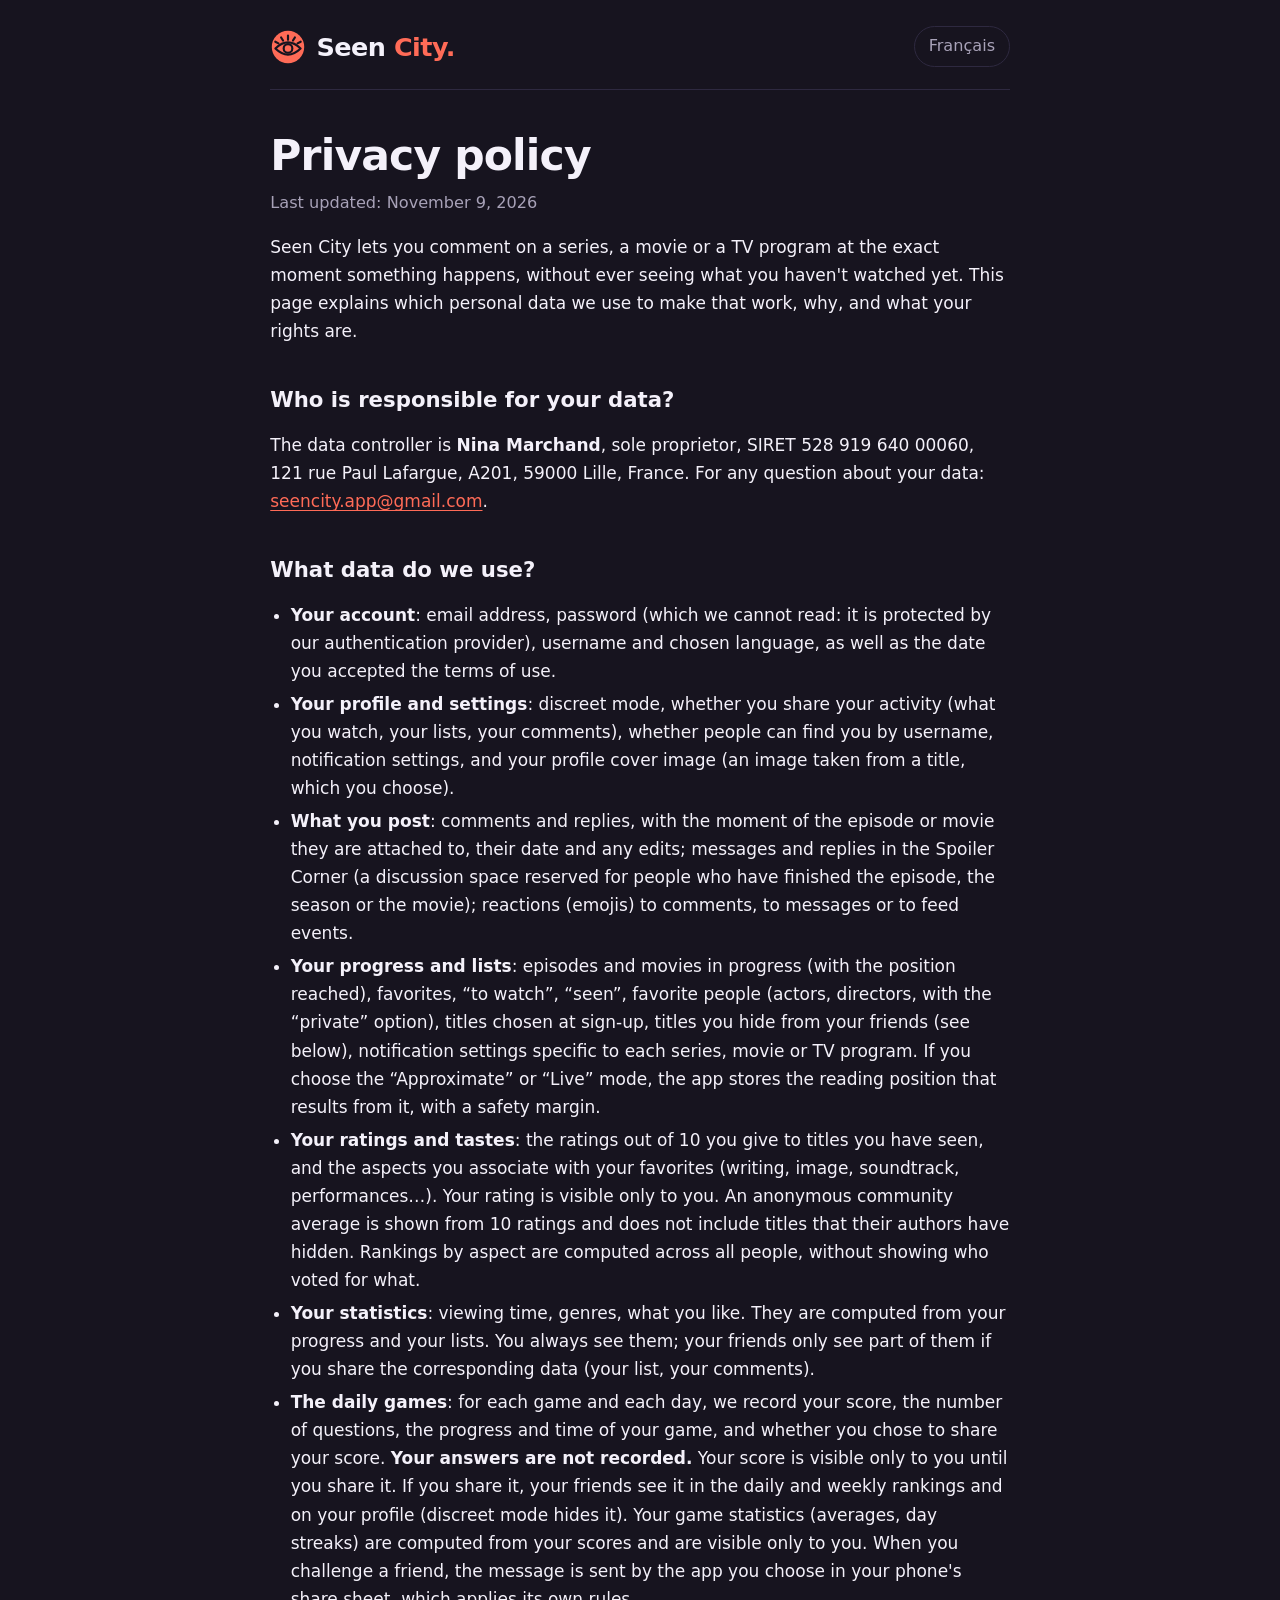
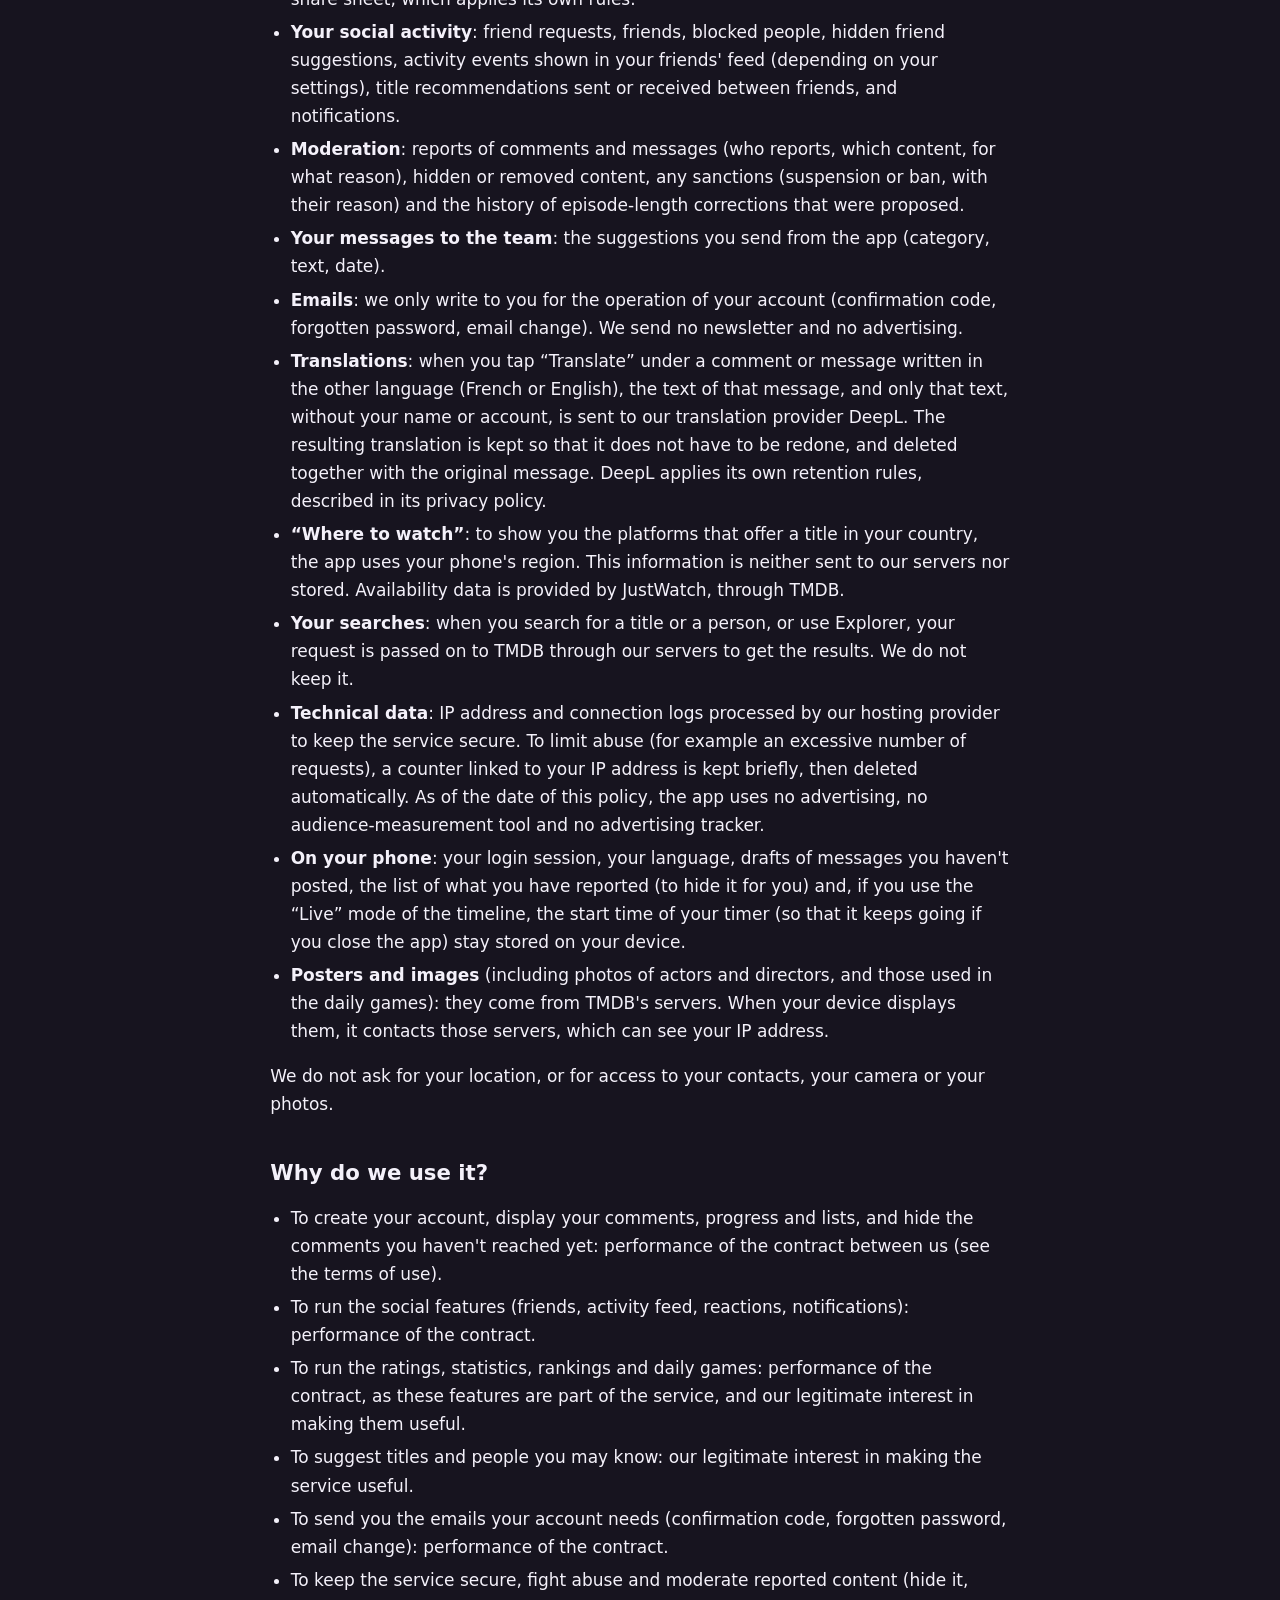
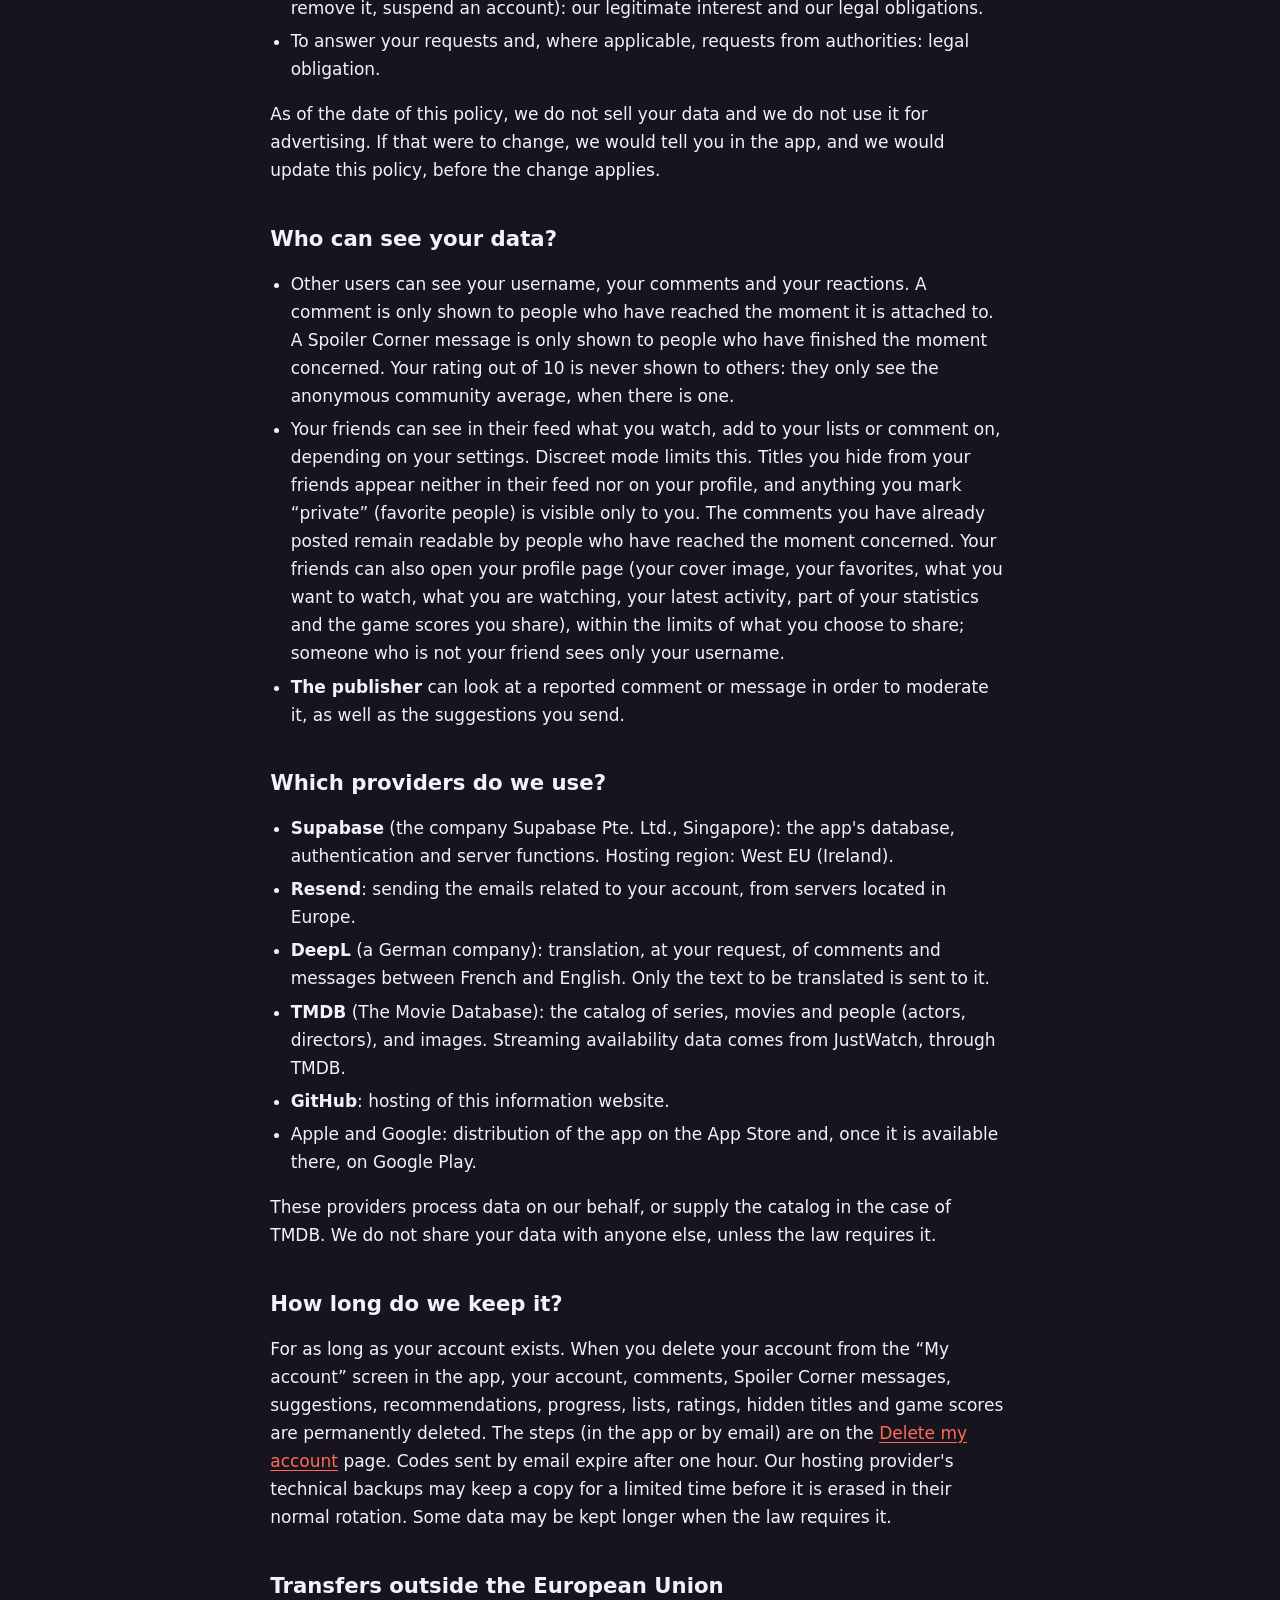
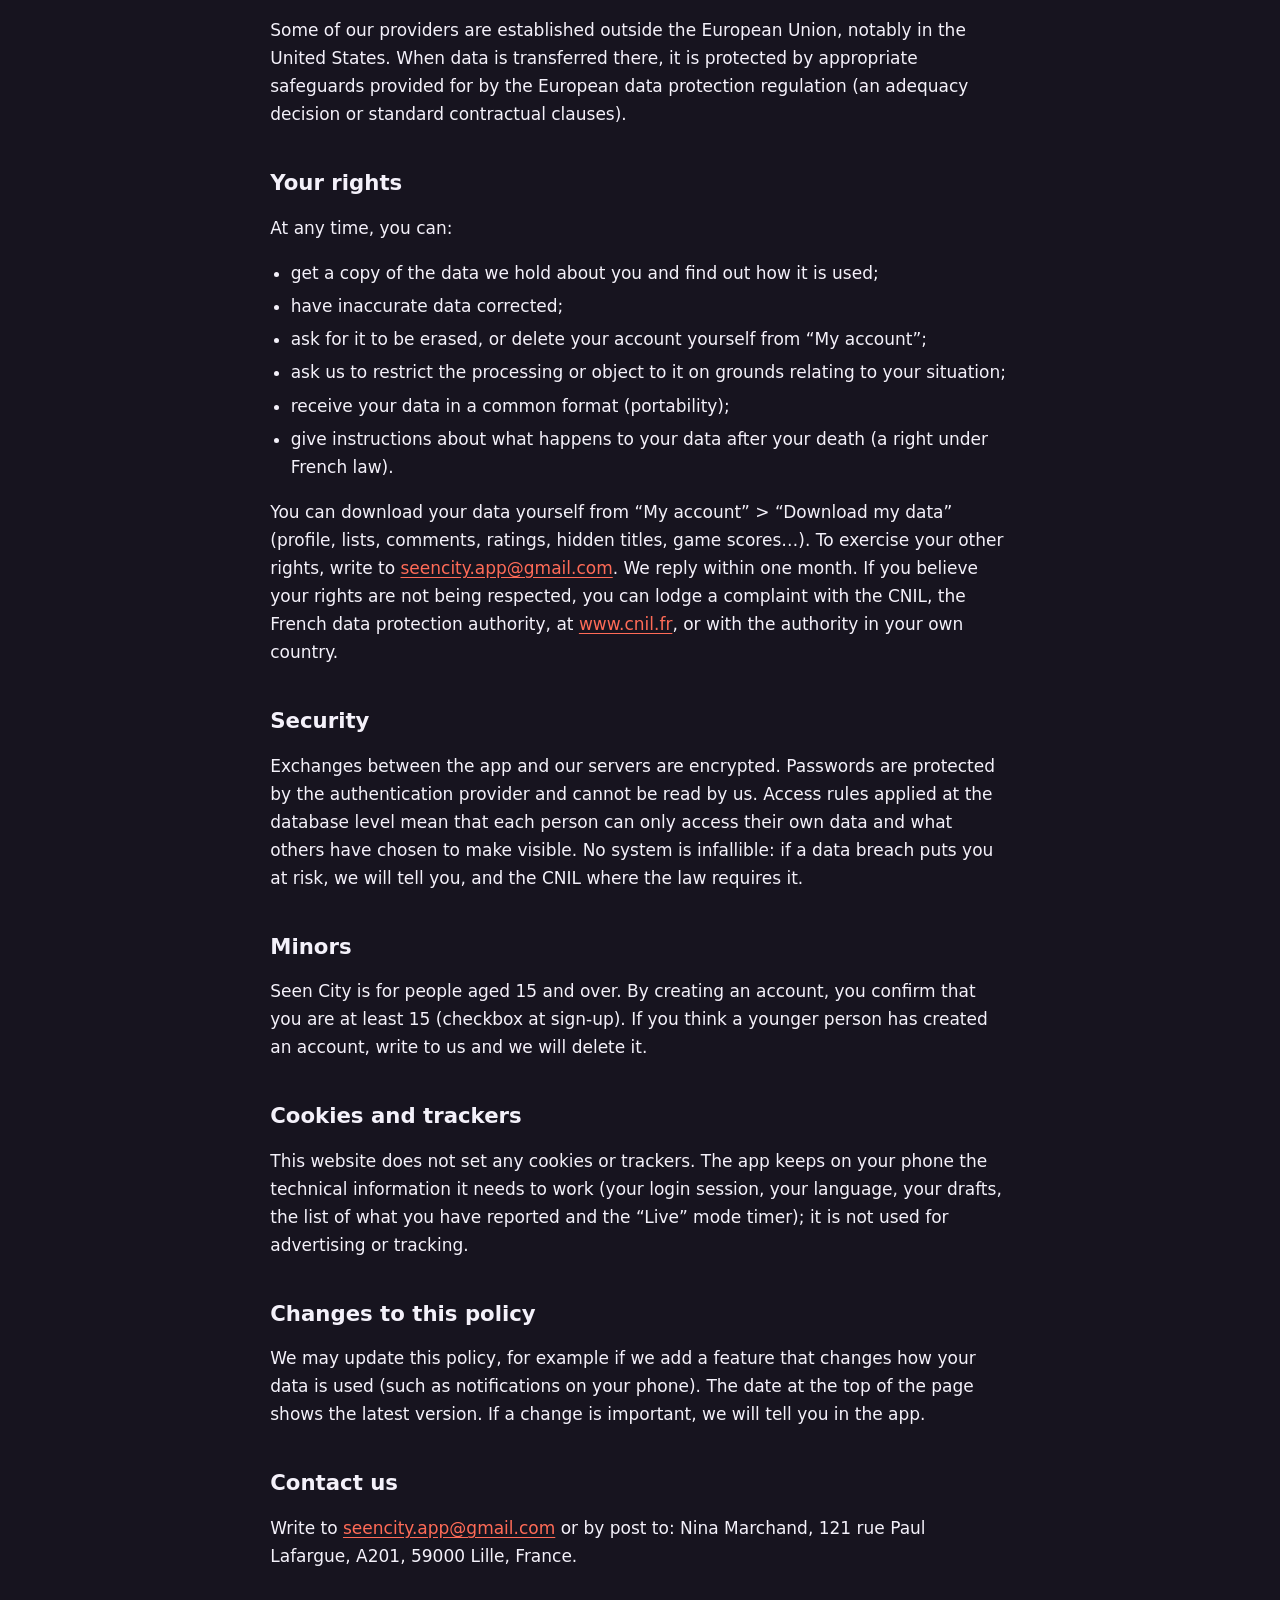
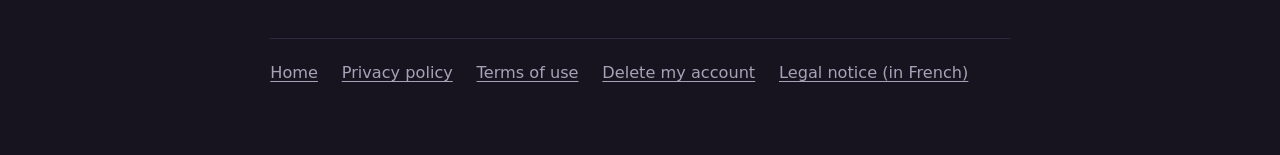
<file: privacy.html>
<!doctype html>
<html lang="en">
<head>
<meta charset="utf-8">
<meta name="viewport" content="width=device-width, initial-scale=1">
<title>Privacy policy – Seen City</title>
<meta name="description" content="Which data Seen City uses, why, and what your rights are.">
<meta name="theme-color" content="#17141F">
<link rel="icon" type="image/png" href="favicon.png">
<link rel="stylesheet" href="style.css">
</head>
<body>
<div class="page">
<header>
<a class="nom" href="index.html" aria-label="Seen City"><svg class="logo" viewBox="0 0 200 200" width="36" height="36" role="img" aria-label="Seen City"><circle cx="100" cy="100" r="90" fill="#FF6B57"/><g fill="none" stroke="#17141F" stroke-width="12" stroke-linecap="round" stroke-linejoin="round"><path d="M30 108 Q100 40 170 108 Q100 176 30 108 Z"/><circle cx="100" cy="108" r="24"/><path d="M100 60V36M127.6 63.9L138.2 47M72.4 63.9L61.8 47M153 79.8L170.6 70.5M47 79.8L29.4 70.5"/></g></svg><span class="mot">Seen<span class="corail"> City.</span></span></a>
<a class="langue" href="confidentialite.html" hreflang="fr" lang="fr">Français</a>
</header>
<main>
<h1>Privacy policy</h1>
<p class="maj">Last updated: November 9, 2026</p>
<p>Seen City lets you comment on a series, a movie or a TV program at the exact moment something happens, without ever seeing what you haven't watched yet. This page explains which personal data we use to make that work, why, and what your rights are.</p>
<h2>Who is responsible for your data?</h2>
<p>The data controller is <strong>Nina Marchand</strong>, sole proprietor, SIRET 528 919 640 00060, 121 rue Paul Lafargue, A201, 59000 Lille, France. For any question about your data: <a href="mailto:seencity.app@gmail.com">seencity.app@gmail.com</a>.</p>
<h2>What data do we use?</h2>
<ul><li><strong>Your account</strong>: email address, password (which we cannot read: it is protected by our authentication provider), username and chosen language, as well as the date you accepted the terms of use.</li><li><strong>Your profile and settings</strong>: discreet mode, whether you share your activity (what you watch, your lists, your comments), whether people can find you by username, notification settings, and your profile cover image (an image taken from a title, which you choose).</li><li><strong>What you post</strong>: comments and replies, with the moment of the episode or movie they are attached to, their date and any edits; messages and replies in the Spoiler Corner (a discussion space reserved for people who have finished the episode, the season or the movie); reactions (emojis) to comments, to messages or to feed events.</li><li><strong>Your progress and lists</strong>: episodes and movies in progress (with the position reached), favorites, “to watch”, “seen”, favorite people (actors, directors, with the “private” option), titles chosen at sign-up, titles you hide from your friends (see below), notification settings specific to each series, movie or TV program. If you choose the “Approximate” or “Live” mode, the app stores the reading position that results from it, with a safety margin.</li>
<li><strong>Your ratings and tastes</strong>: the ratings out of 10 you give to titles you have seen, and the aspects you associate with your favorites (writing, image, soundtrack, performances…). Your rating is visible only to you. An anonymous community average is shown from 10 ratings and does not include titles that their authors have hidden. Rankings by aspect are computed across all people, without showing who voted for what.</li>
<li><strong>Your statistics</strong>: viewing time, genres, what you like. They are computed from your progress and your lists. You always see them; your friends only see part of them if you share the corresponding data (your list, your comments).</li>
<li><strong>The daily games</strong>: for each game and each day, we record your score, the number of questions, the progress and time of your game, and whether you chose to share your score. <strong>Your answers are not recorded.</strong> Your score is visible only to you until you share it. If you share it, your friends see it in the daily and weekly rankings and on your profile (discreet mode hides it). Your game statistics (averages, day streaks) are computed from your scores and are visible only to you. When you challenge a friend, the message is sent by the app you choose in your phone's share sheet, which applies its own rules.</li><li><strong>Your social activity</strong>: friend requests, friends, blocked people, hidden friend suggestions, activity events shown in your friends' feed (depending on your settings), title recommendations sent or received between friends, and notifications.</li><li><strong>Moderation</strong>: reports of comments and messages (who reports, which content, for what reason), hidden or removed content, any sanctions (suspension or ban, with their reason) and the history of episode-length corrections that were proposed.</li><li><strong>Your messages to the team</strong>: the suggestions you send from the app (category, text, date).</li><li><strong>Emails</strong>: we only write to you for the operation of your account (confirmation code, forgotten password, email change). We send no newsletter and no advertising.</li><li><strong>Translations</strong>: when you tap “Translate” under a comment or message written in the other language (French or English), the text of that message, and only that text, without your name or account, is sent to our translation provider DeepL. The resulting translation is kept so that it does not have to be redone, and deleted together with the original message. DeepL applies its own retention rules, described in its privacy policy.</li><li><strong>“Where to watch”</strong>: to show you the platforms that offer a title in your country, the app uses your phone's region. This information is neither sent to our servers nor stored. Availability data is provided by JustWatch, through TMDB.</li>
<li><strong>Your searches</strong>: when you search for a title or a person, or use Explorer, your request is passed on to TMDB through our servers to get the results. We do not keep it.</li><li><strong>Technical data</strong>: IP address and connection logs processed by our hosting provider to keep the service secure. To limit abuse (for example an excessive number of requests), a counter linked to your IP address is kept briefly, then deleted automatically. As of the date of this policy, the app uses no advertising, no audience-measurement tool and no advertising tracker.</li><li><strong>On your phone</strong>: your login session, your language, drafts of messages you haven't posted, the list of what you have reported (to hide it for you) and, if you use the “Live” mode of the timeline, the start time of your timer (so that it keeps going if you close the app) stay stored on your device.</li><li><strong>Posters and images</strong> (including photos of actors and directors, and those used in the daily games): they come from TMDB's servers. When your device displays them, it contacts those servers, which can see your IP address.</li></ul>
<p>We do not ask for your location, or for access to your contacts, your camera or your photos.</p>
<h2>Why do we use it?</h2>
<ul><li>To create your account, display your comments, progress and lists, and hide the comments you haven't reached yet: performance of the contract between us (see the terms of use).</li><li>To run the social features (friends, activity feed, reactions, notifications): performance of the contract.</li>
<li>To run the ratings, statistics, rankings and daily games: performance of the contract, as these features are part of the service, and our legitimate interest in making them useful.</li><li>To suggest titles and people you may know: our legitimate interest in making the service useful.</li><li>To send you the emails your account needs (confirmation code, forgotten password, email change): performance of the contract.</li><li>To keep the service secure, fight abuse and moderate reported content (hide it, remove it, suspend an account): our legitimate interest and our legal obligations.</li><li>To answer your requests and, where applicable, requests from authorities: legal obligation.</li></ul>
<p>As of the date of this policy, we do not sell your data and we do not use it for advertising. If that were to change, we would tell you in the app, and we would update this policy, before the change applies.</p>
<h2>Who can see your data?</h2>
<ul><li>Other users can see your username, your comments and your reactions. A comment is only shown to people who have reached the moment it is attached to. A Spoiler Corner message is only shown to people who have finished the moment concerned. Your rating out of 10 is never shown to others: they only see the anonymous community average, when there is one.</li><li>Your friends can see in their feed what you watch, add to your lists or comment on, depending on your settings. Discreet mode limits this. Titles you hide from your friends appear neither in their feed nor on your profile, and anything you mark “private” (favorite people) is visible only to you. The comments you have already posted remain readable by people who have reached the moment concerned. Your friends can also open your profile page (your cover image, your favorites, what you want to watch, what you are watching, your latest activity, part of your statistics and the game scores you share), within the limits of what you choose to share; someone who is not your friend sees only your username.</li><li><strong>The publisher</strong> can look at a reported comment or message in order to moderate it, as well as the suggestions you send.</li></ul>
<h2>Which providers do we use?</h2>
<ul><li><strong>Supabase</strong> (the company Supabase Pte. Ltd., Singapore): the app's database, authentication and server functions. Hosting region: West EU (Ireland).</li><li><strong>Resend</strong>: sending the emails related to your account, from servers located in Europe.</li><li><strong>DeepL</strong> (a German company): translation, at your request, of comments and messages between French and English. Only the text to be translated is sent to it.</li><li><strong>TMDB</strong> (The Movie Database): the catalog of series, movies and people (actors, directors), and images. Streaming availability data comes from JustWatch, through TMDB.</li><li><strong>GitHub</strong>: hosting of this information website.</li><li>Apple and Google: distribution of the app on the App Store and, once it is available there, on Google Play.</li></ul>
<p>These providers process data on our behalf, or supply the catalog in the case of TMDB. We do not share your data with anyone else, unless the law requires it.</p>
<h2>How long do we keep it?</h2>
<p>For as long as your account exists. When you delete your account from the “My account” screen in the app, your account, comments, Spoiler Corner messages, suggestions, recommendations, progress, lists, ratings, hidden titles and game scores are permanently deleted. The steps (in the app or by email) are on the <a href="delete-account.html">Delete my account</a> page. Codes sent by email expire after one hour. Our hosting provider's technical backups may keep a copy for a limited time before it is erased in their normal rotation. Some data may be kept longer when the law requires it.</p>
<h2>Transfers outside the European Union</h2>
<p>Some of our providers are established outside the European Union, notably in the United States. When data is transferred there, it is protected by appropriate safeguards provided for by the European data protection regulation (an adequacy decision or standard contractual clauses).</p>
<h2>Your rights</h2>
<p>At any time, you can:</p>
<ul><li>get a copy of the data we hold about you and find out how it is used;</li><li>have inaccurate data corrected;</li><li>ask for it to be erased, or delete your account yourself from “My account”;</li><li>ask us to restrict the processing or object to it on grounds relating to your situation;</li><li>receive your data in a common format (portability);</li><li>give instructions about what happens to your data after your death (a right under French law).</li></ul>
<p>You can download your data yourself from “My account” &gt; “Download my data” (profile, lists, comments, ratings, hidden titles, game scores…). To exercise your other rights, write to <a href="mailto:seencity.app@gmail.com">seencity.app@gmail.com</a>. We reply within one month. If you believe your rights are not being respected, you can lodge a complaint with the CNIL, the French data protection authority, at <a href="https://www.cnil.fr">www.cnil.fr</a>, or with the authority in your own country.</p>
<h2>Security</h2>
<p>Exchanges between the app and our servers are encrypted. Passwords are protected by the authentication provider and cannot be read by us. Access rules applied at the database level mean that each person can only access their own data and what others have chosen to make visible. No system is infallible: if a data breach puts you at risk, we will tell you, and the CNIL where the law requires it.</p>
<h2>Minors</h2>
<p>Seen City is for people aged 15 and over. By creating an account, you confirm that you are at least 15 (checkbox at sign-up). If you think a younger person has created an account, write to us and we will delete it.</p>
<h2>Cookies and trackers</h2>
<p>This website does not set any cookies or trackers. The app keeps on your phone the technical information it needs to work (your login session, your language, your drafts, the list of what you have reported and the “Live” mode timer); it is not used for advertising or tracking.</p>
<h2>Changes to this policy</h2>
<p>We may update this policy, for example if we add a feature that changes how your data is used (such as notifications on your phone). The date at the top of the page shows the latest version. If a change is important, we will tell you in the app.</p>
<h2>Contact us</h2>
<p>Write to <a href="mailto:seencity.app@gmail.com">seencity.app@gmail.com</a> or by post to: Nina Marchand, 121 rue Paul Lafargue, A201, 59000 Lille, France.</p>
</main>
<footer><a href="index.html">Home</a> <a href="privacy.html">Privacy policy</a> <a href="terms.html">Terms of use</a> <a href="delete-account.html">Delete my account</a> <a href="mentions-legales.html">Legal notice (in French)</a></footer>
</div>
</body>
</html>
</file>
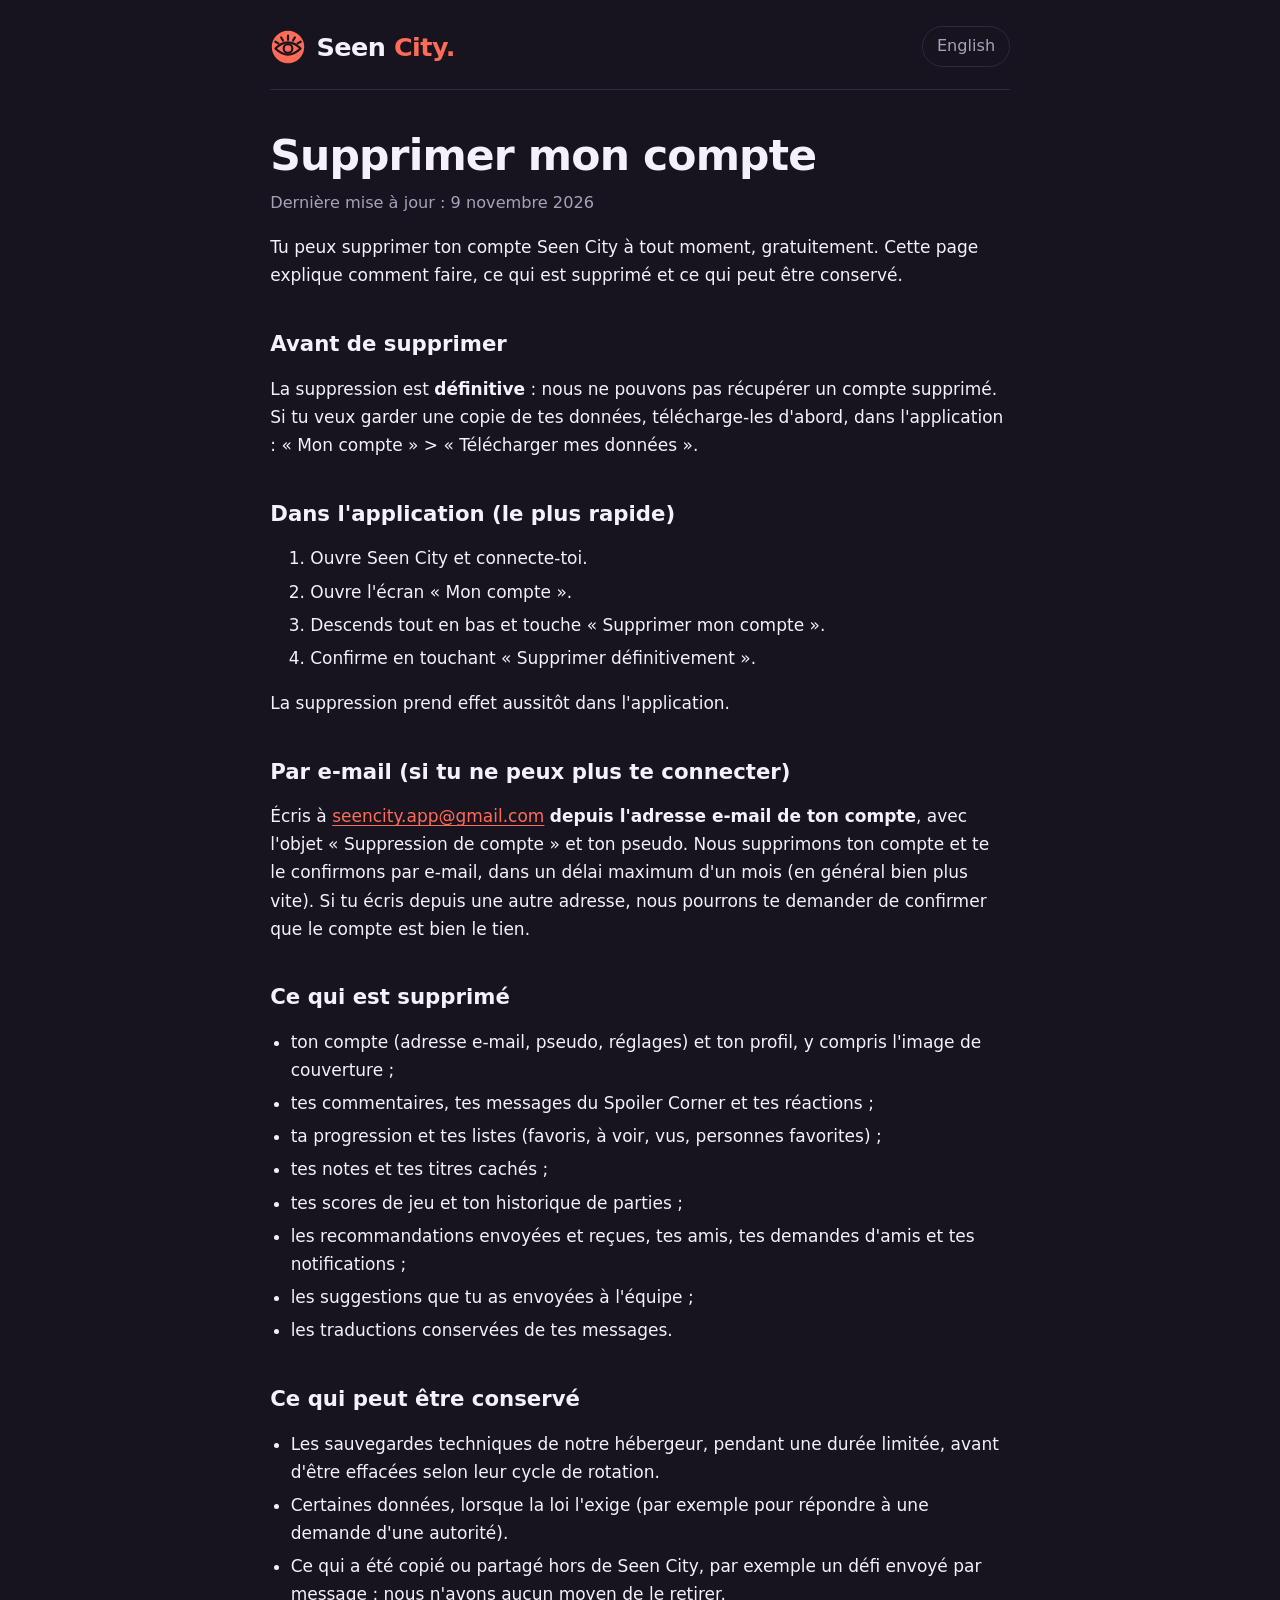
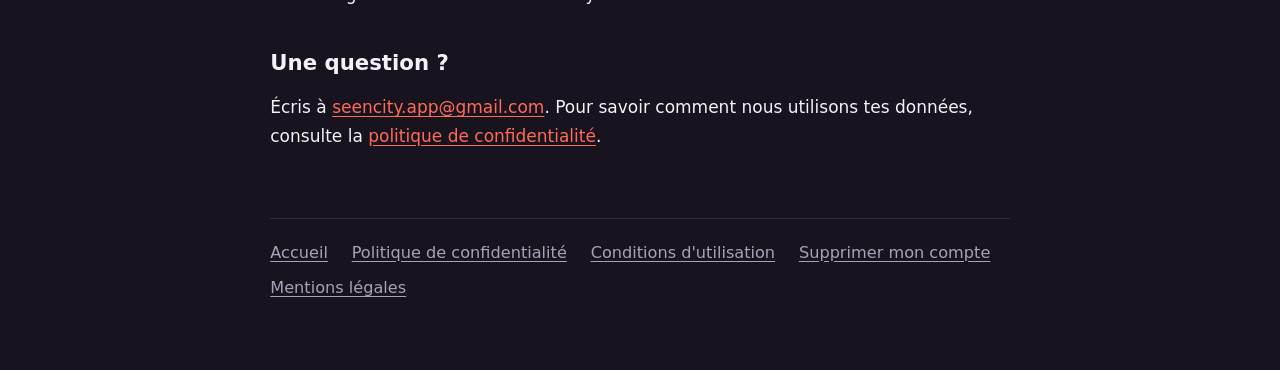
<file: suppression-compte.html>
<!doctype html>
<html lang="fr">
<head>
<meta charset="utf-8">
<meta name="viewport" content="width=device-width, initial-scale=1">
<title>Supprimer mon compte – Seen City</title>
<meta name="description" content="Comment supprimer ton compte Seen City et tes données, dans l'application ou par e-mail.">
<meta name="theme-color" content="#17141F">
<link rel="icon" type="image/png" href="favicon.png">
<link rel="stylesheet" href="style.css">
</head>
<body>
<div class="page">
<header>
<a class="nom" href="index.html" aria-label="Seen City"><svg class="logo" viewBox="0 0 200 200" width="36" height="36" role="img" aria-label="Seen City"><circle cx="100" cy="100" r="90" fill="#FF6B57"/><g fill="none" stroke="#17141F" stroke-width="12" stroke-linecap="round" stroke-linejoin="round"><path d="M30 108 Q100 40 170 108 Q100 176 30 108 Z"/><circle cx="100" cy="108" r="24"/><path d="M100 60V36M127.6 63.9L138.2 47M72.4 63.9L61.8 47M153 79.8L170.6 70.5M47 79.8L29.4 70.5"/></g></svg><span class="mot">Seen<span class="corail"> City.</span></span></a>
<a class="langue" href="delete-account.html" hreflang="en" lang="en">English</a>
</header>
<main>
<h1>Supprimer mon compte</h1>
<p class="maj">Dernière mise à jour : 9 novembre 2026</p>
<p>Tu peux supprimer ton compte Seen City à tout moment, gratuitement. Cette page explique comment faire, ce qui est supprimé et ce qui peut être conservé.</p>
<h2>Avant de supprimer</h2>
<p>La suppression est <strong>définitive</strong> : nous ne pouvons pas récupérer un compte supprimé. Si tu veux garder une copie de tes données, télécharge-les d'abord, dans l'application : « Mon compte » &gt; « Télécharger mes données ».</p>
<h2>Dans l'application (le plus rapide)</h2>
<ol>
<li>Ouvre Seen City et connecte-toi.</li>
<li>Ouvre l'écran « Mon compte ».</li>
<li>Descends tout en bas et touche « Supprimer mon compte ».</li>
<li>Confirme en touchant « Supprimer définitivement ».</li>
</ol>
<p>La suppression prend effet aussitôt dans l'application.</p>
<h2>Par e-mail (si tu ne peux plus te connecter)</h2>
<p>Écris à <a href="mailto:seencity.app@gmail.com">seencity.app@gmail.com</a> <strong>depuis l'adresse e-mail de ton compte</strong>, avec l'objet « Suppression de compte » et ton pseudo. Nous supprimons ton compte et te le confirmons par e-mail, dans un délai maximum d'un mois (en général bien plus vite). Si tu écris depuis une autre adresse, nous pourrons te demander de confirmer que le compte est bien le tien.</p>
<h2>Ce qui est supprimé</h2>
<ul>
<li>ton compte (adresse e-mail, pseudo, réglages) et ton profil, y compris l'image de couverture ;</li>
<li>tes commentaires, tes messages du Spoiler Corner et tes réactions ;</li>
<li>ta progression et tes listes (favoris, à voir, vus, personnes favorites) ;</li>
<li>tes notes et tes titres cachés ;</li>
<li>tes scores de jeu et ton historique de parties ;</li>
<li>les recommandations envoyées et reçues, tes amis, tes demandes d'amis et tes notifications ;</li>
<li>les suggestions que tu as envoyées à l'équipe ;</li>
<li>les traductions conservées de tes messages.</li>
</ul>
<h2>Ce qui peut être conservé</h2>
<ul>
<li>Les sauvegardes techniques de notre hébergeur, pendant une durée limitée, avant d'être effacées selon leur cycle de rotation.</li>
<li>Certaines données, lorsque la loi l'exige (par exemple pour répondre à une demande d'une autorité).</li>
<li>Ce qui a été copié ou partagé hors de Seen City, par exemple un défi envoyé par message : nous n'avons aucun moyen de le retirer.</li>
</ul>
<h2>Une question ?</h2>
<p>Écris à <a href="mailto:seencity.app@gmail.com">seencity.app@gmail.com</a>. Pour savoir comment nous utilisons tes données, consulte la <a href="confidentialite.html">politique de confidentialité</a>.</p>
</main>
<footer><a href="index.html">Accueil</a> <a href="confidentialite.html">Politique de confidentialité</a> <a href="conditions.html">Conditions d'utilisation</a> <a href="suppression-compte.html">Supprimer mon compte</a> <a href="mentions-legales.html">Mentions légales</a></footer>
</div>
</body>
</html>
</file>
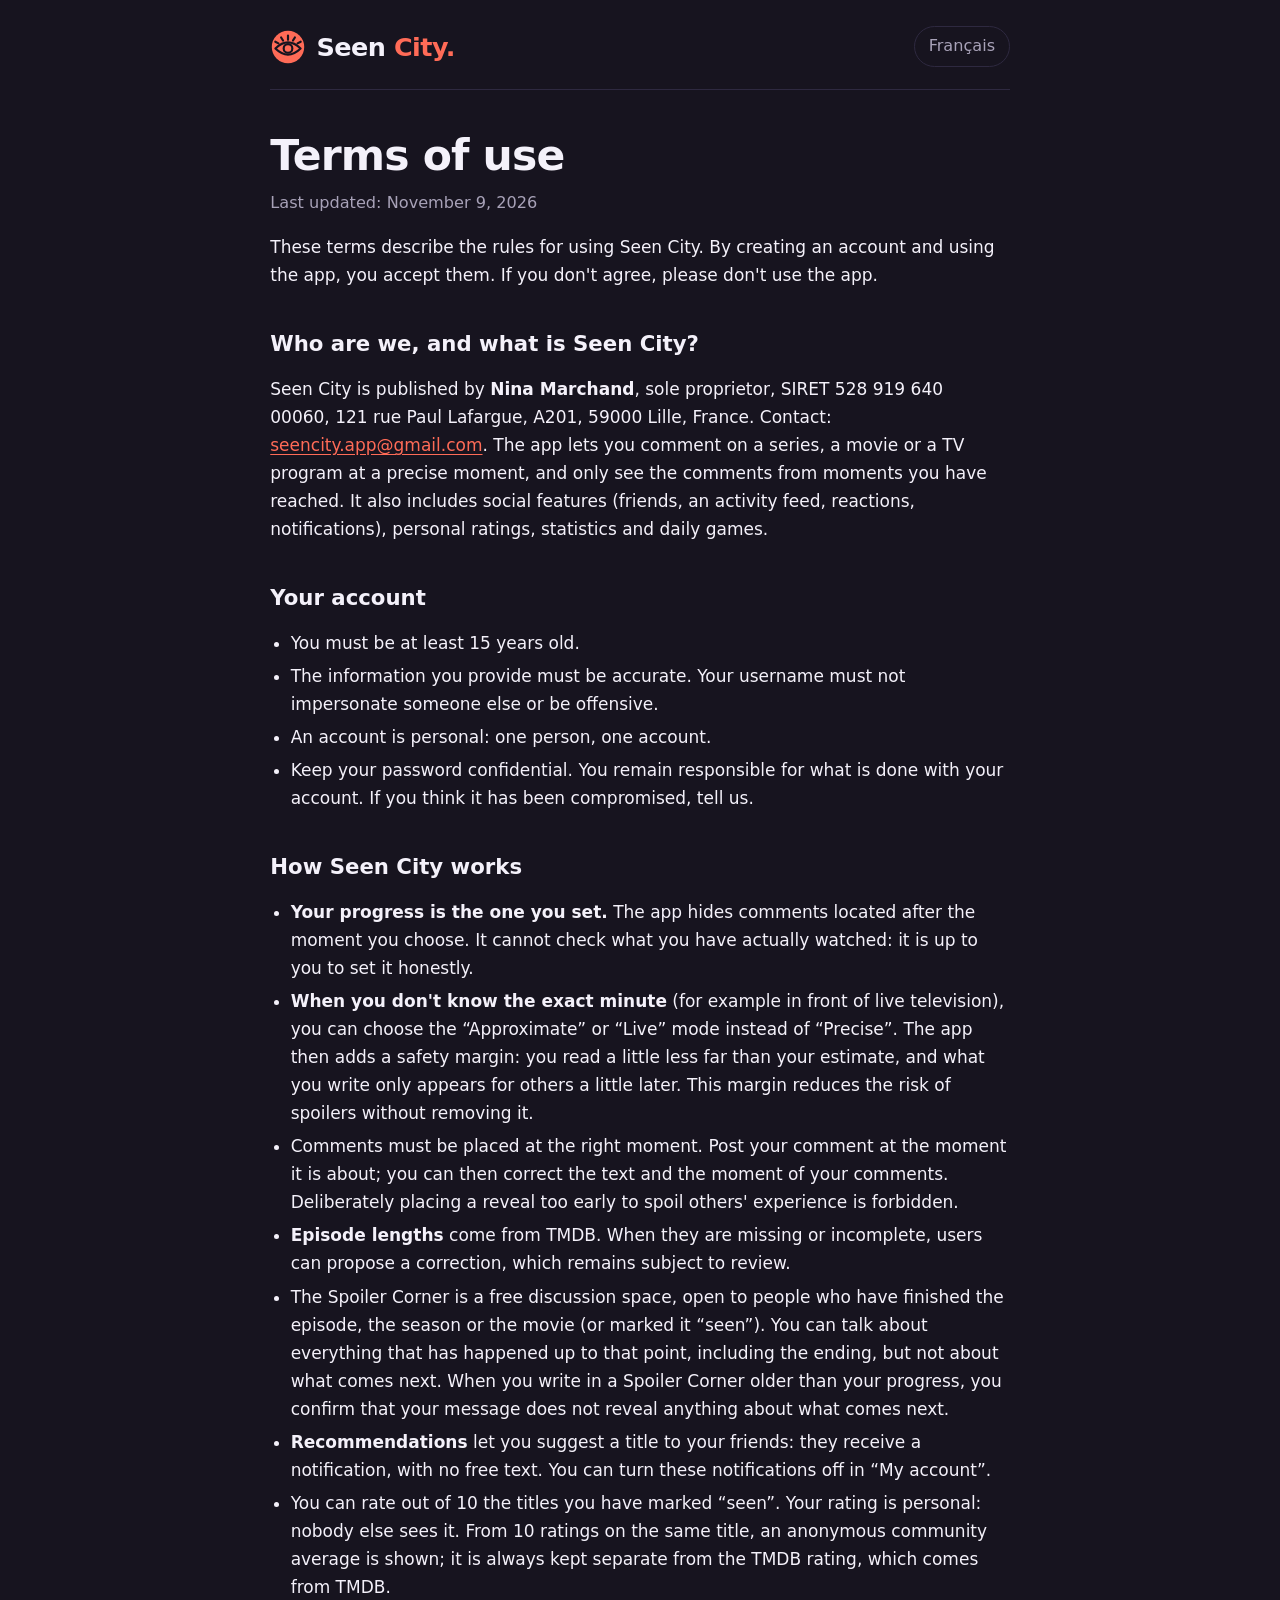
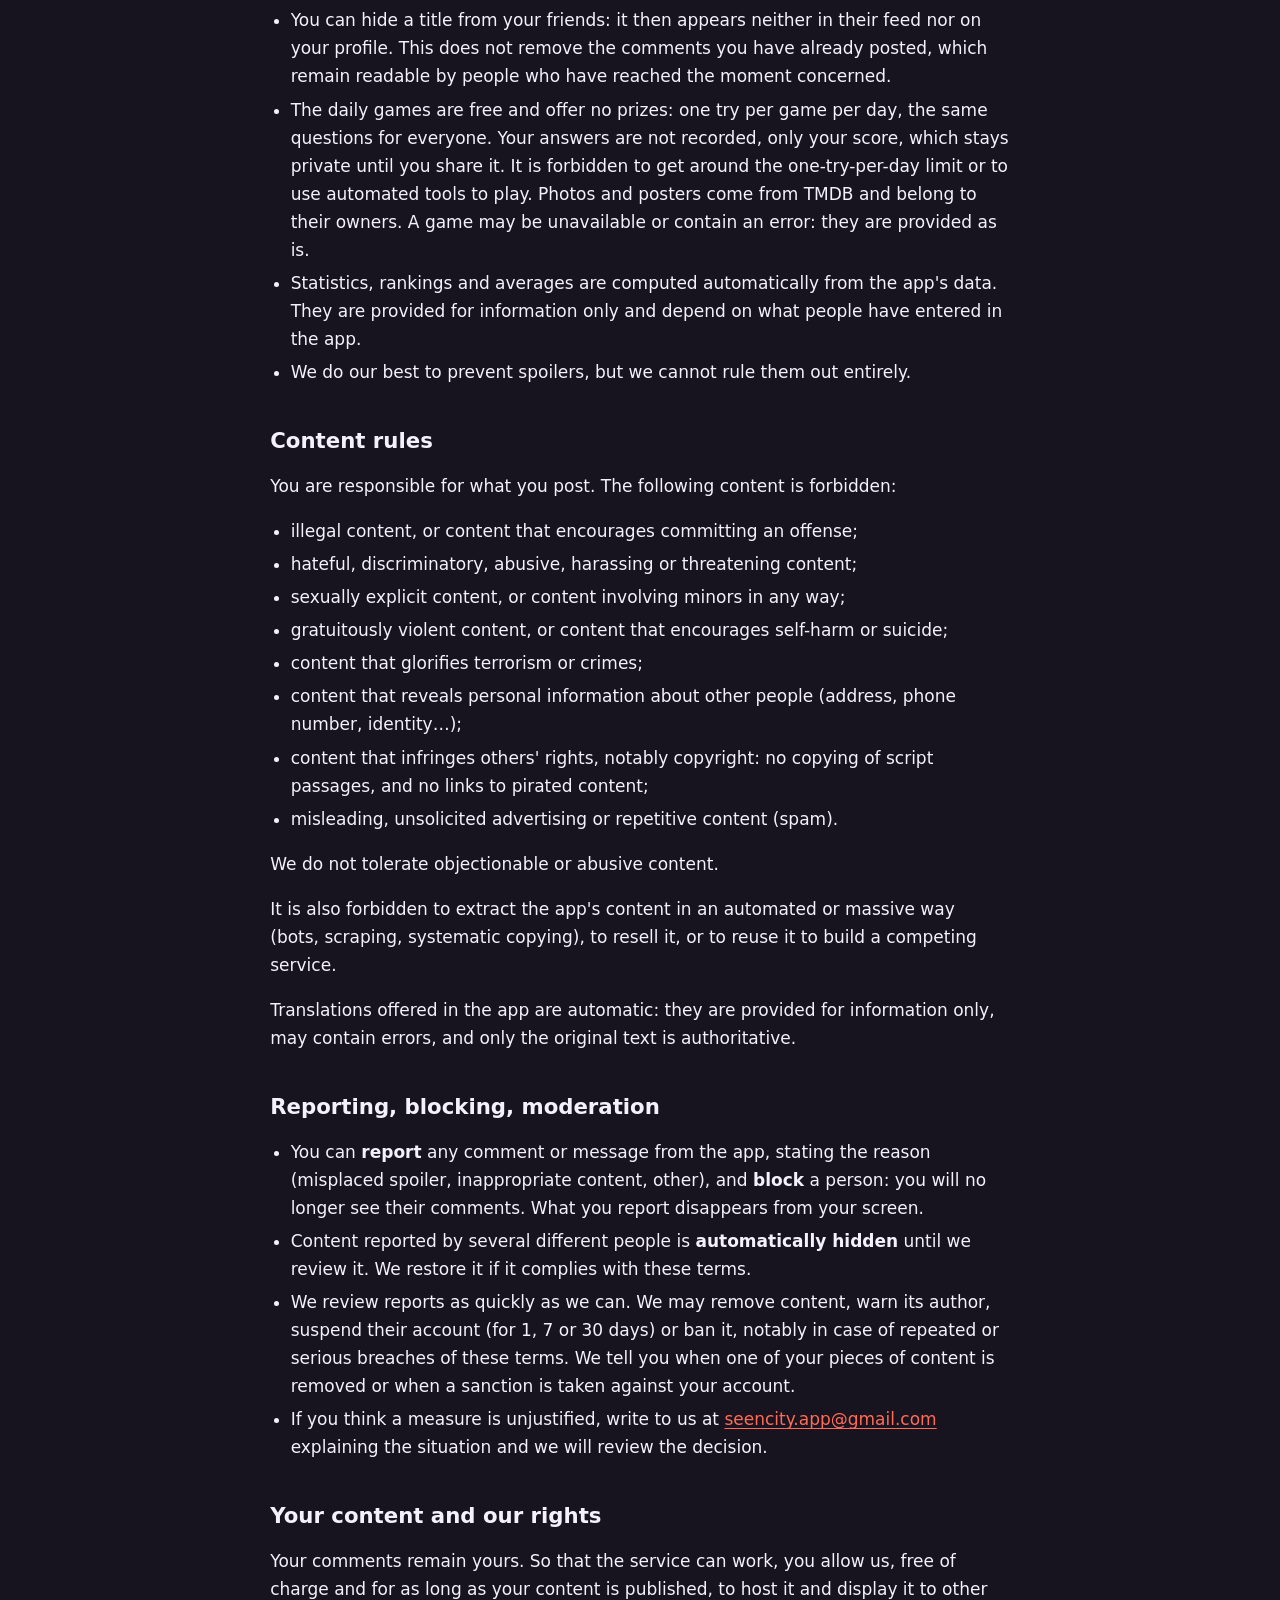
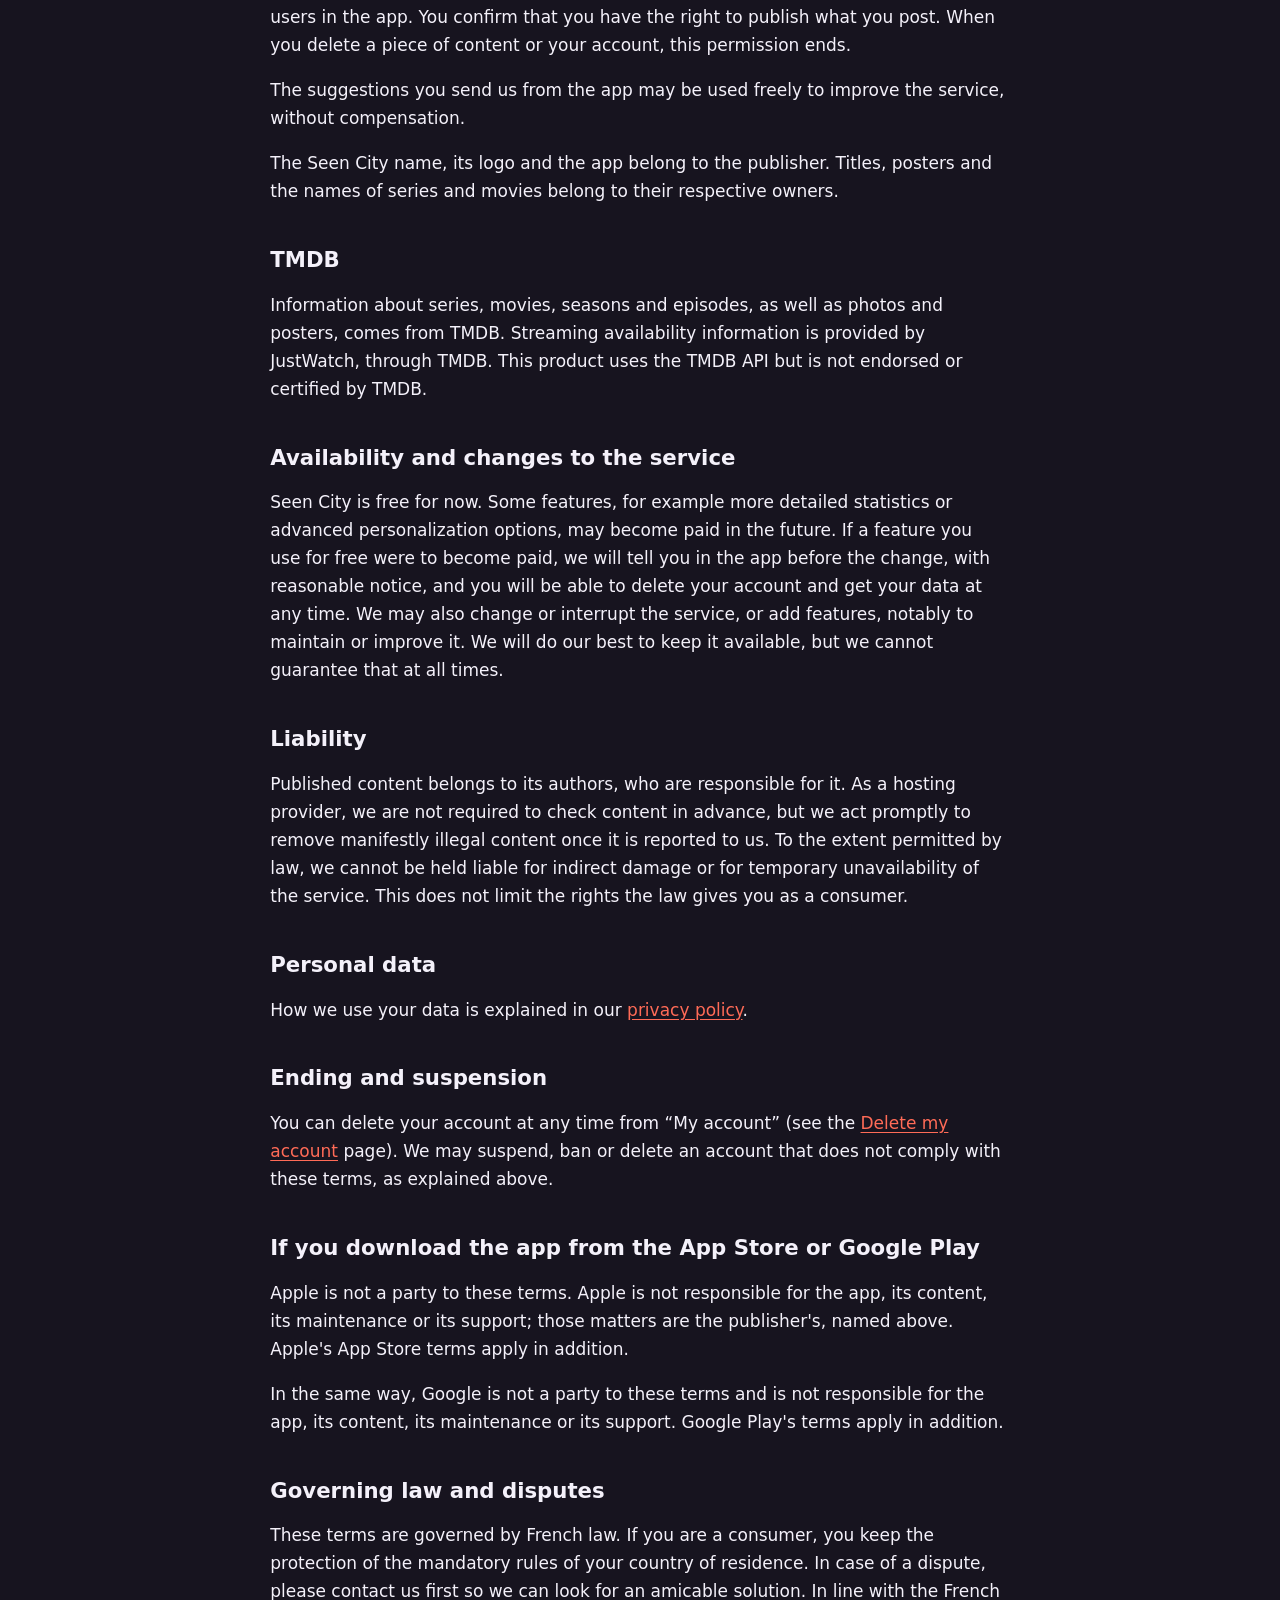
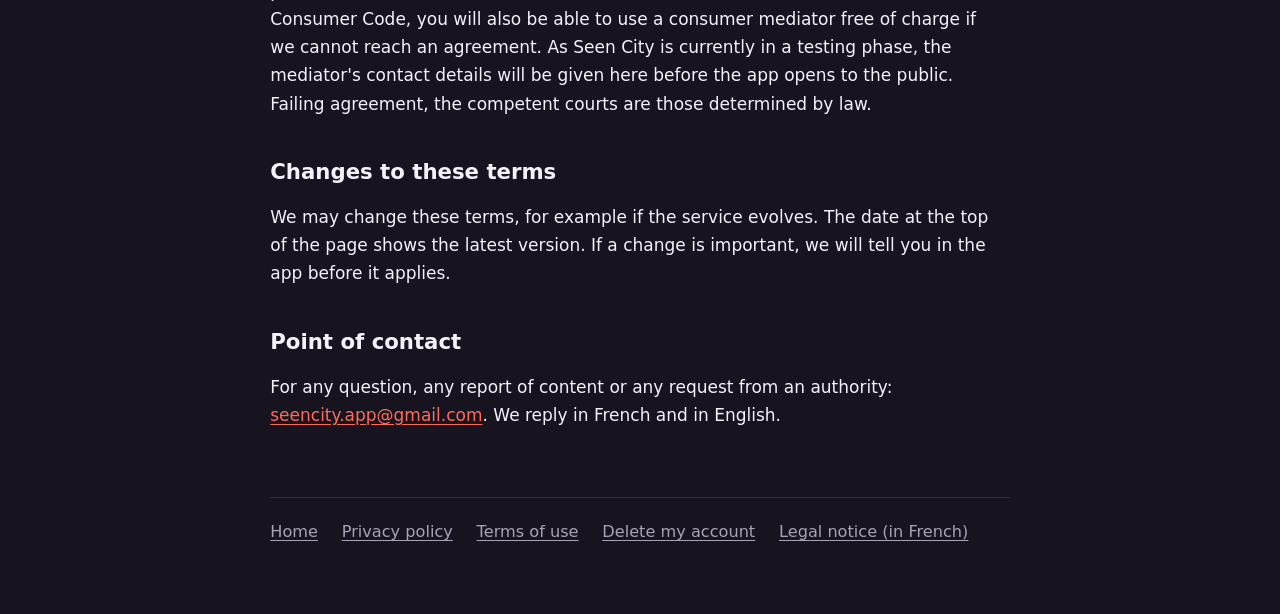
<file: terms.html>
<!doctype html>
<html lang="en">
<head>
<meta charset="utf-8">
<meta name="viewport" content="width=device-width, initial-scale=1">
<title>Terms of use – Seen City</title>
<meta name="description" content="The rules for using Seen City.">
<meta name="theme-color" content="#17141F">
<link rel="icon" type="image/png" href="favicon.png">
<link rel="stylesheet" href="style.css">
</head>
<body>
<div class="page">
<header>
<a class="nom" href="index.html" aria-label="Seen City"><svg class="logo" viewBox="0 0 200 200" width="36" height="36" role="img" aria-label="Seen City"><circle cx="100" cy="100" r="90" fill="#FF6B57"/><g fill="none" stroke="#17141F" stroke-width="12" stroke-linecap="round" stroke-linejoin="round"><path d="M30 108 Q100 40 170 108 Q100 176 30 108 Z"/><circle cx="100" cy="108" r="24"/><path d="M100 60V36M127.6 63.9L138.2 47M72.4 63.9L61.8 47M153 79.8L170.6 70.5M47 79.8L29.4 70.5"/></g></svg><span class="mot">Seen<span class="corail"> City.</span></span></a>
<a class="langue" href="conditions.html" hreflang="fr" lang="fr">Français</a>
</header>
<main>
<h1>Terms of use</h1>
<p class="maj">Last updated: November 9, 2026</p>
<p>These terms describe the rules for using Seen City. By creating an account and using the app, you accept them. If you don't agree, please don't use the app.</p>
<h2>Who are we, and what is Seen City?</h2>
<p>Seen City is published by <strong>Nina Marchand</strong>, sole proprietor, SIRET 528 919 640 00060, 121 rue Paul Lafargue, A201, 59000 Lille, France. Contact: <a href="mailto:seencity.app@gmail.com">seencity.app@gmail.com</a>. The app lets you comment on a series, a movie or a TV program at a precise moment, and only see the comments from moments you have reached. It also includes social features (friends, an activity feed, reactions, notifications), personal ratings, statistics and daily games.</p>
<h2>Your account</h2>
<ul><li>You must be at least 15 years old.</li><li>The information you provide must be accurate. Your username must not impersonate someone else or be offensive.</li><li>An account is personal: one person, one account.</li><li>Keep your password confidential. You remain responsible for what is done with your account. If you think it has been compromised, tell us.</li></ul>
<h2>How Seen City works</h2>
<ul><li><strong>Your progress is the one you set.</strong> The app hides comments located after the moment you choose. It cannot check what you have actually watched: it is up to you to set it honestly.</li>
<li><strong>When you don't know the exact minute</strong> (for example in front of live television), you can choose the “Approximate” or “Live” mode instead of “Precise”. The app then adds a safety margin: you read a little less far than your estimate, and what you write only appears for others a little later. This margin reduces the risk of spoilers without removing it.</li><li>Comments must be placed at the right moment. Post your comment at the moment it is about; you can then correct the text and the moment of your comments. Deliberately placing a reveal too early to spoil others' experience is forbidden.</li><li><strong>Episode lengths</strong> come from TMDB. When they are missing or incomplete, users can propose a correction, which remains subject to review.</li><li>The Spoiler Corner is a free discussion space, open to people who have finished the episode, the season or the movie (or marked it “seen”). You can talk about everything that has happened up to that point, including the ending, but not about what comes next. When you write in a Spoiler Corner older than your progress, you confirm that your message does not reveal anything about what comes next.</li><li><strong>Recommendations</strong> let you suggest a title to your friends: they receive a notification, with no free text. You can turn these notifications off in “My account”.</li>
<li>You can rate out of 10 the titles you have marked “seen”. Your rating is personal: nobody else sees it. From 10 ratings on the same title, an anonymous community average is shown; it is always kept separate from the TMDB rating, which comes from TMDB.</li>
<li>You can hide a title from your friends: it then appears neither in their feed nor on your profile. This does not remove the comments you have already posted, which remain readable by people who have reached the moment concerned.</li>
<li>The daily games are free and offer no prizes: one try per game per day, the same questions for everyone. Your answers are not recorded, only your score, which stays private until you share it. It is forbidden to get around the one-try-per-day limit or to use automated tools to play. Photos and posters come from TMDB and belong to their owners. A game may be unavailable or contain an error: they are provided as is.</li>
<li>Statistics, rankings and averages are computed automatically from the app's data. They are provided for information only and depend on what people have entered in the app.</li><li>We do our best to prevent spoilers, but we cannot rule them out entirely.</li></ul>
<h2>Content rules</h2>
<p>You are responsible for what you post. The following content is forbidden:</p>
<ul><li>illegal content, or content that encourages committing an offense;</li><li>hateful, discriminatory, abusive, harassing or threatening content;</li><li>sexually explicit content, or content involving minors in any way;</li><li>gratuitously violent content, or content that encourages self-harm or suicide;</li><li>content that glorifies terrorism or crimes;</li><li>content that reveals personal information about other people (address, phone number, identity…);</li><li>content that infringes others' rights, notably copyright: no copying of script passages, and no links to pirated content;</li><li>misleading, unsolicited advertising or repetitive content (spam).</li></ul>
<p>We do not tolerate objectionable or abusive content.</p><p>It is also forbidden to extract the app's content in an automated or massive way (bots, scraping, systematic copying), to resell it, or to reuse it to build a competing service.</p><p>Translations offered in the app are automatic: they are provided for information only, may contain errors, and only the original text is authoritative.</p>
<h2>Reporting, blocking, moderation</h2>
<ul><li>You can <strong>report</strong> any comment or message from the app, stating the reason (misplaced spoiler, inappropriate content, other), and <strong>block</strong> a person: you will no longer see their comments. What you report disappears from your screen.</li><li>Content reported by several different people is <strong>automatically hidden</strong> until we review it. We restore it if it complies with these terms.</li><li>We review reports as quickly as we can. We may remove content, warn its author, suspend their account (for 1, 7 or 30 days) or ban it, notably in case of repeated or serious breaches of these terms. We tell you when one of your pieces of content is removed or when a sanction is taken against your account.</li><li>If you think a measure is unjustified, write to us at <a href="mailto:seencity.app@gmail.com">seencity.app@gmail.com</a> explaining the situation and we will review the decision.</li></ul>
<h2>Your content and our rights</h2>
<p>Your comments remain yours. So that the service can work, you allow us, free of charge and for as long as your content is published, to host it and display it to other users in the app. You confirm that you have the right to publish what you post. When you delete a piece of content or your account, this permission ends.</p><p>The suggestions you send us from the app may be used freely to improve the service, without compensation.</p>
<p>The Seen City name, its logo and the app belong to the publisher. Titles, posters and the names of series and movies belong to their respective owners.</p>
<h2>TMDB</h2>
<p>Information about series, movies, seasons and episodes, as well as photos and posters, comes from TMDB. Streaming availability information is provided by JustWatch, through TMDB. This product uses the TMDB API but is not endorsed or certified by TMDB.</p>
<h2>Availability and changes to the service</h2>
<p>Seen City is free for now. Some features, for example more detailed statistics or advanced personalization options, may become paid in the future. If a feature you use for free were to become paid, we will tell you in the app before the change, with reasonable notice, and you will be able to delete your account and get your data at any time. We may also change or interrupt the service, or add features, notably to maintain or improve it. We will do our best to keep it available, but we cannot guarantee that at all times.</p>
<h2>Liability</h2>
<p>Published content belongs to its authors, who are responsible for it. As a hosting provider, we are not required to check content in advance, but we act promptly to remove manifestly illegal content once it is reported to us. To the extent permitted by law, we cannot be held liable for indirect damage or for temporary unavailability of the service. This does not limit the rights the law gives you as a consumer.</p>
<h2>Personal data</h2>
<p>How we use your data is explained in our <a href="privacy.html">privacy policy</a>.</p>
<h2>Ending and suspension</h2>
<p>You can delete your account at any time from “My account” (see the <a href="delete-account.html">Delete my account</a> page). We may suspend, ban or delete an account that does not comply with these terms, as explained above.</p>
<h2>If you download the app from the App Store or Google Play</h2>
<p>Apple is not a party to these terms. Apple is not responsible for the app, its content, its maintenance or its support; those matters are the publisher's, named above. Apple's App Store terms apply in addition.</p>
<p>In the same way, Google is not a party to these terms and is not responsible for the app, its content, its maintenance or its support. Google Play's terms apply in addition.</p>
<h2>Governing law and disputes</h2>
<p>These terms are governed by French law. If you are a consumer, you keep the protection of the mandatory rules of your country of residence. In case of a dispute, please contact us first so we can look for an amicable solution. In line with the French Consumer Code, you will also be able to use a consumer mediator free of charge if we cannot reach an agreement. As Seen City is currently in a testing phase, the mediator's contact details will be given here before the app opens to the public. Failing agreement, the competent courts are those determined by law.</p>
<h2>Changes to these terms</h2>
<p>We may change these terms, for example if the service evolves. The date at the top of the page shows the latest version. If a change is important, we will tell you in the app before it applies.</p>
<h2>Point of contact</h2>
<p>For any question, any report of content or any request from an authority: <a href="mailto:seencity.app@gmail.com">seencity.app@gmail.com</a>. We reply in French and in English.</p>
</main>
<footer><a href="index.html">Home</a> <a href="privacy.html">Privacy policy</a> <a href="terms.html">Terms of use</a> <a href="delete-account.html">Delete my account</a> <a href="mentions-legales.html">Legal notice (in French)</a></footer>
</div>
</body>
</html>
</file>
<file: style.css>
:root {
  --sombre: #17141F;
  --carte: #231F2E;
  --trait: #2E2940;
  --creme: #F4F1FA;
  --gris: #A8A2B8;
  --corail: #FF6B57;
}
* { box-sizing: border-box; }
html {
  background: var(--sombre);
  color: var(--creme);
  color-scheme: dark;
  font: 17px/1.65 system-ui, -apple-system, "Segoe UI", Roboto, sans-serif;
  -webkit-text-size-adjust: 100%;
}
body { margin: 0; }
.page { max-width: 46rem; margin: 0 auto; padding: 1.5rem 1.25rem 4rem; }
header { display: flex; align-items: center; justify-content: space-between; gap: 1rem; padding-bottom: 1.25rem; border-bottom: 1px solid var(--trait); }
.nom { display: inline-flex; align-items: center; gap: 0.6rem; color: var(--creme); text-decoration: none; }
.mot { font-size: 1.5rem; font-weight: 800; letter-spacing: -0.02em; }
.corail { color: var(--corail); }
.langue { color: var(--gris); text-decoration: none; font-size: 0.95rem; padding: 0.35rem 0.8rem; border: 1px solid var(--trait); border-radius: 99px; }
.langue:hover { color: var(--creme); border-color: var(--gris); }
h1 { font-size: clamp(1.8rem, 5vw, 2.5rem); line-height: 1.15; letter-spacing: -0.02em; margin: 2.5rem 0 0.5rem; }
h2 { font-size: 1.25rem; line-height: 1.3; margin: 2.4rem 0 0.4rem; }
p, li { max-width: 68ch; }
li { margin: 0.3rem 0; }
ul { padding-left: 1.2rem; }
a { color: var(--corail); text-underline-offset: 0.18em; }
a:hover { color: var(--creme); }
.maj { color: var(--gris); font-size: 0.95rem; margin-top: 0; }
.acompleter { background: var(--corail); color: var(--sombre); padding: 0 0.3em; border-radius: 0.25em; font-weight: 600; }
.accroche { font-size: 1.25rem; line-height: 1.5; color: var(--creme); }
.liens { list-style: none; padding: 0; margin: 1.5rem 0; }
.liens li { margin: 0.5rem 0; }
footer { margin-top: 4rem; padding-top: 1.25rem; border-top: 1px solid var(--trait); display: flex; flex-wrap: wrap; gap: 0.5rem 1.4rem; font-size: 0.95rem; }
footer a { color: var(--gris); }
footer a:hover { color: var(--creme); }
a:focus-visible { outline: 2px solid var(--corail); outline-offset: 3px; border-radius: 4px; }
@media (max-width: 480px) { html { font-size: 16px; } }
</file>
